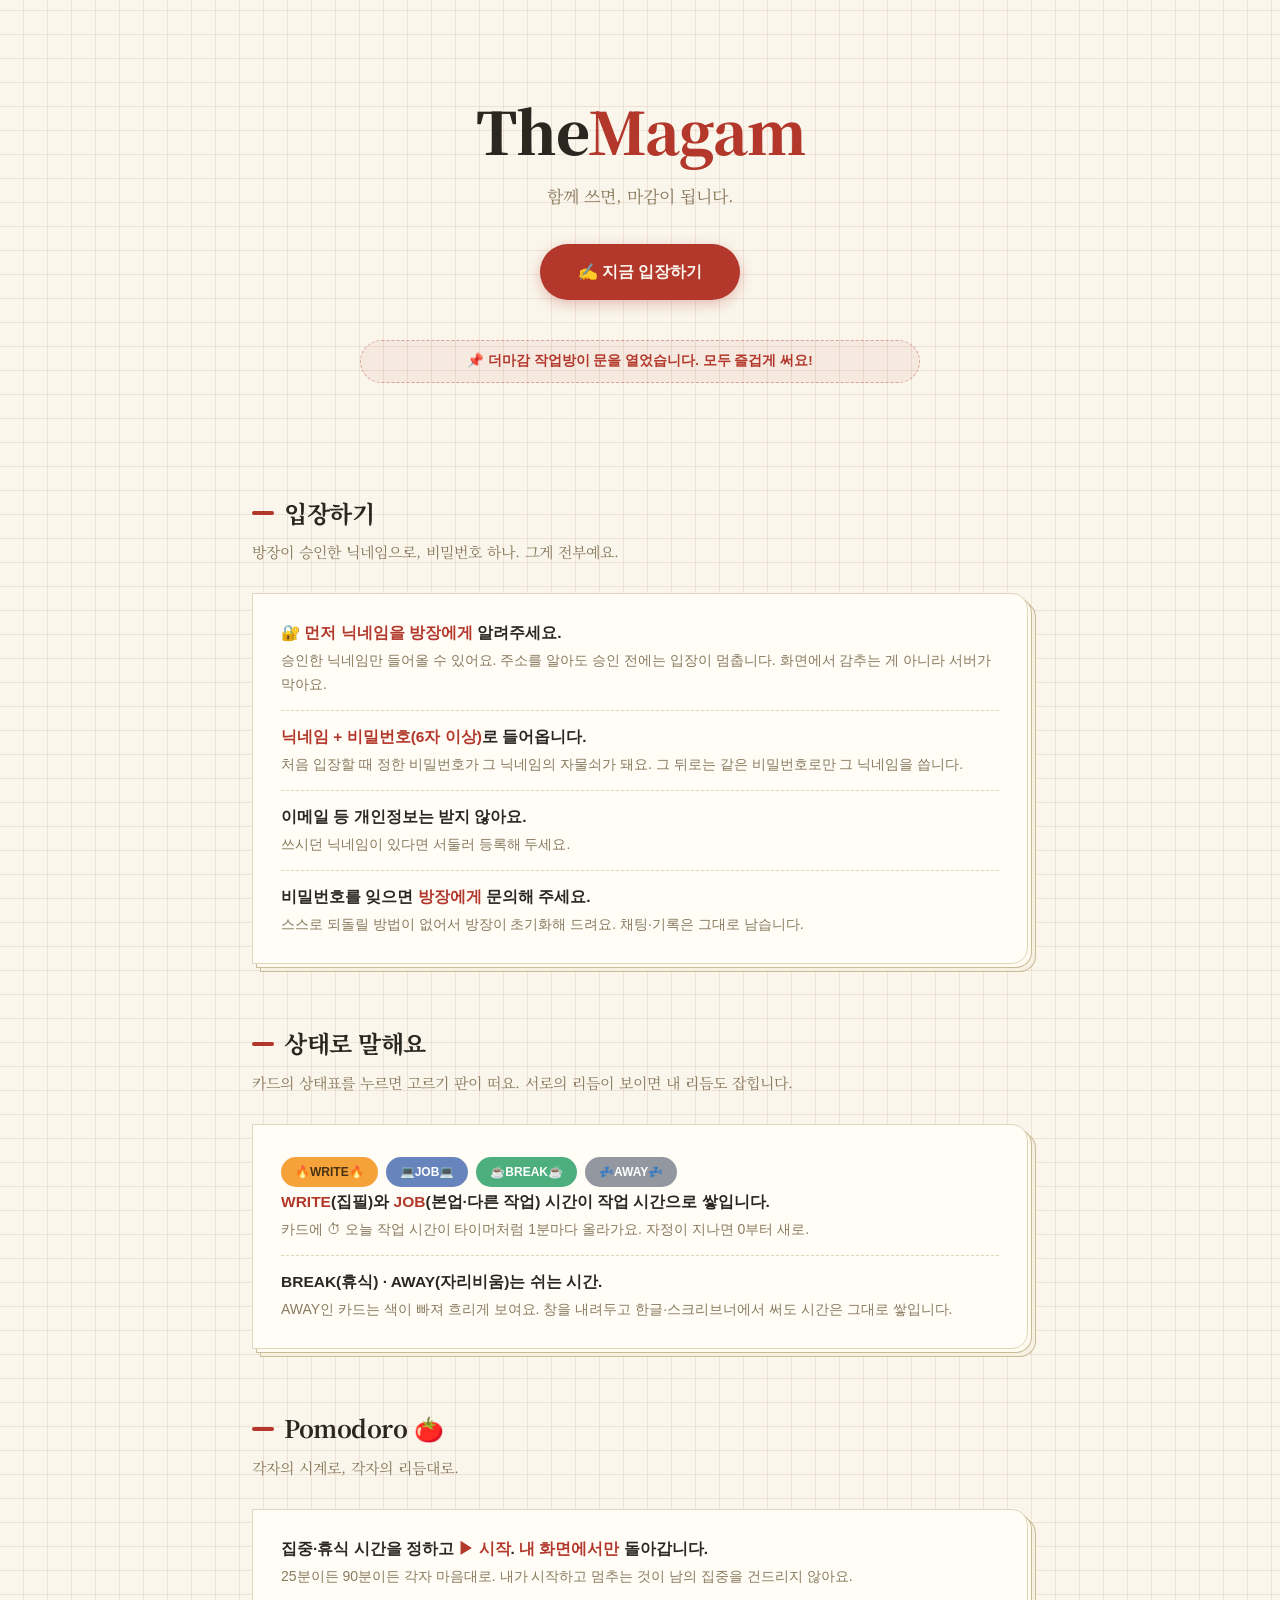
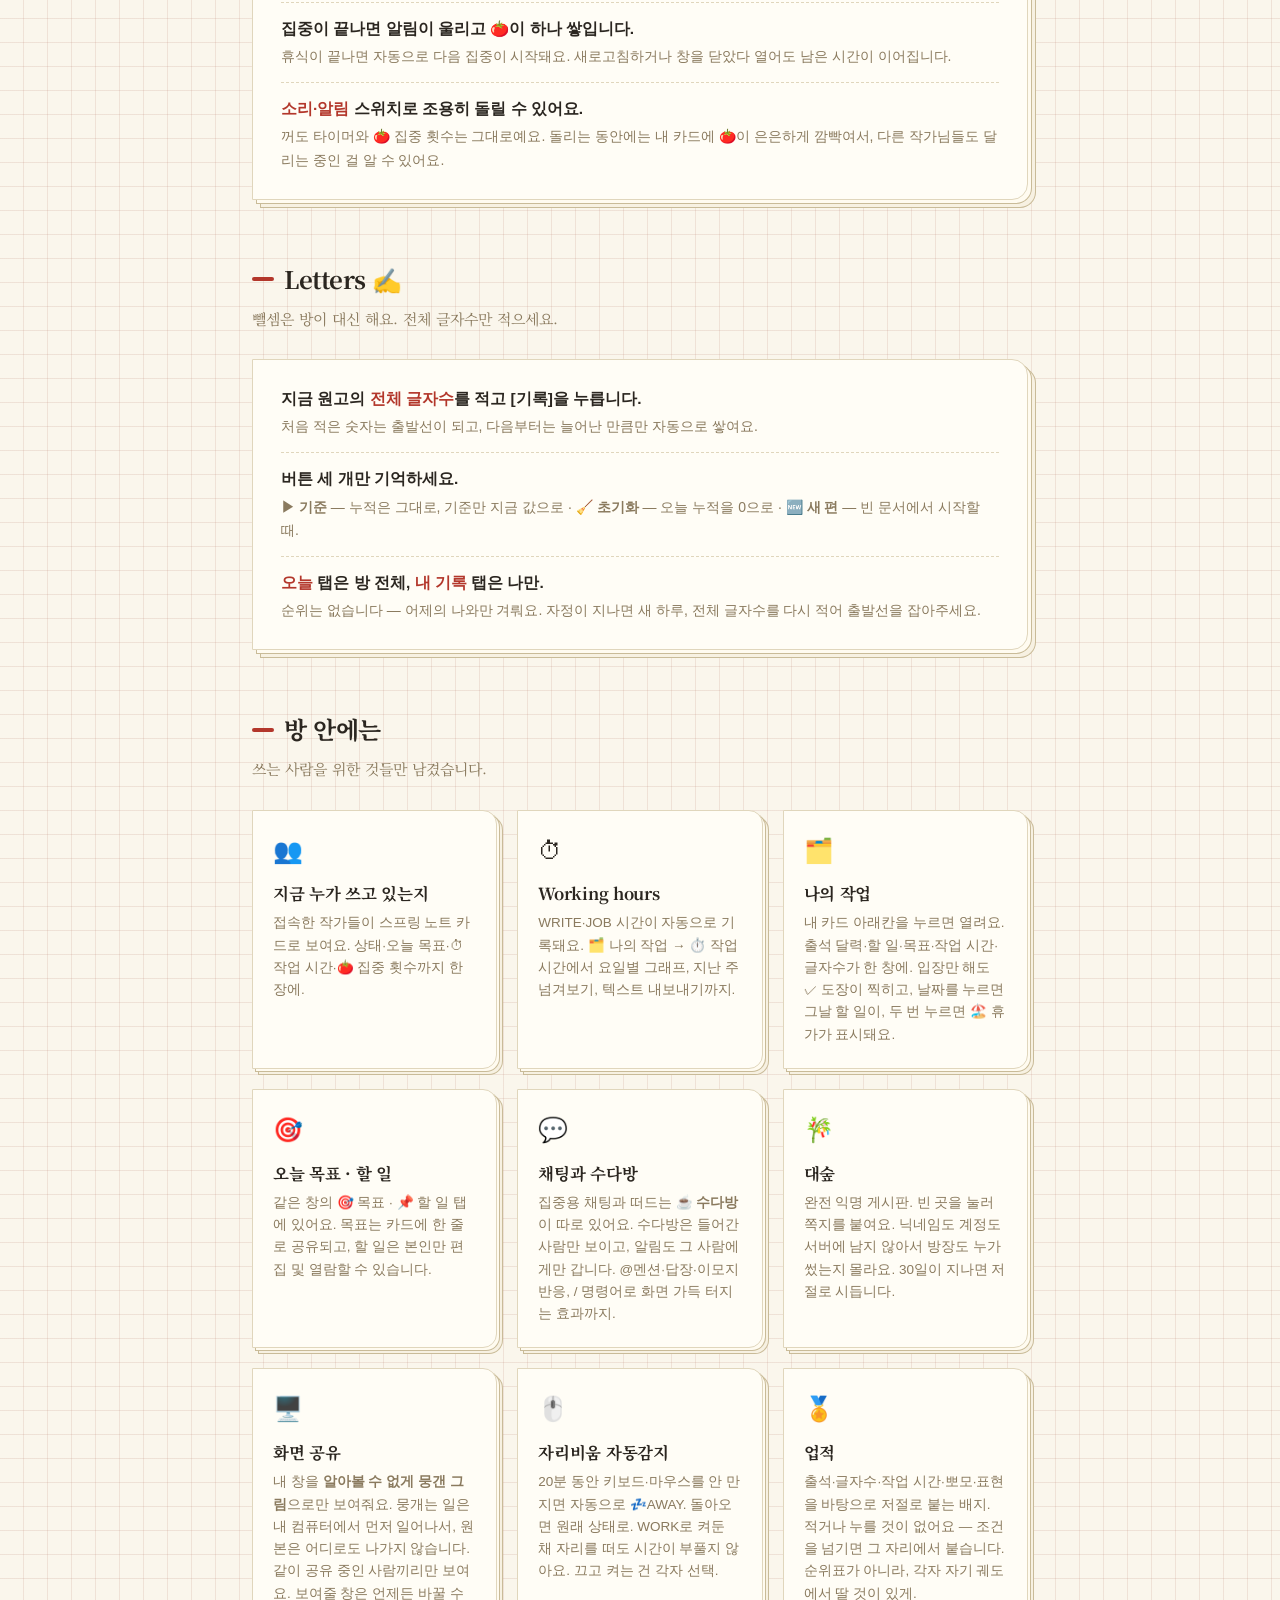
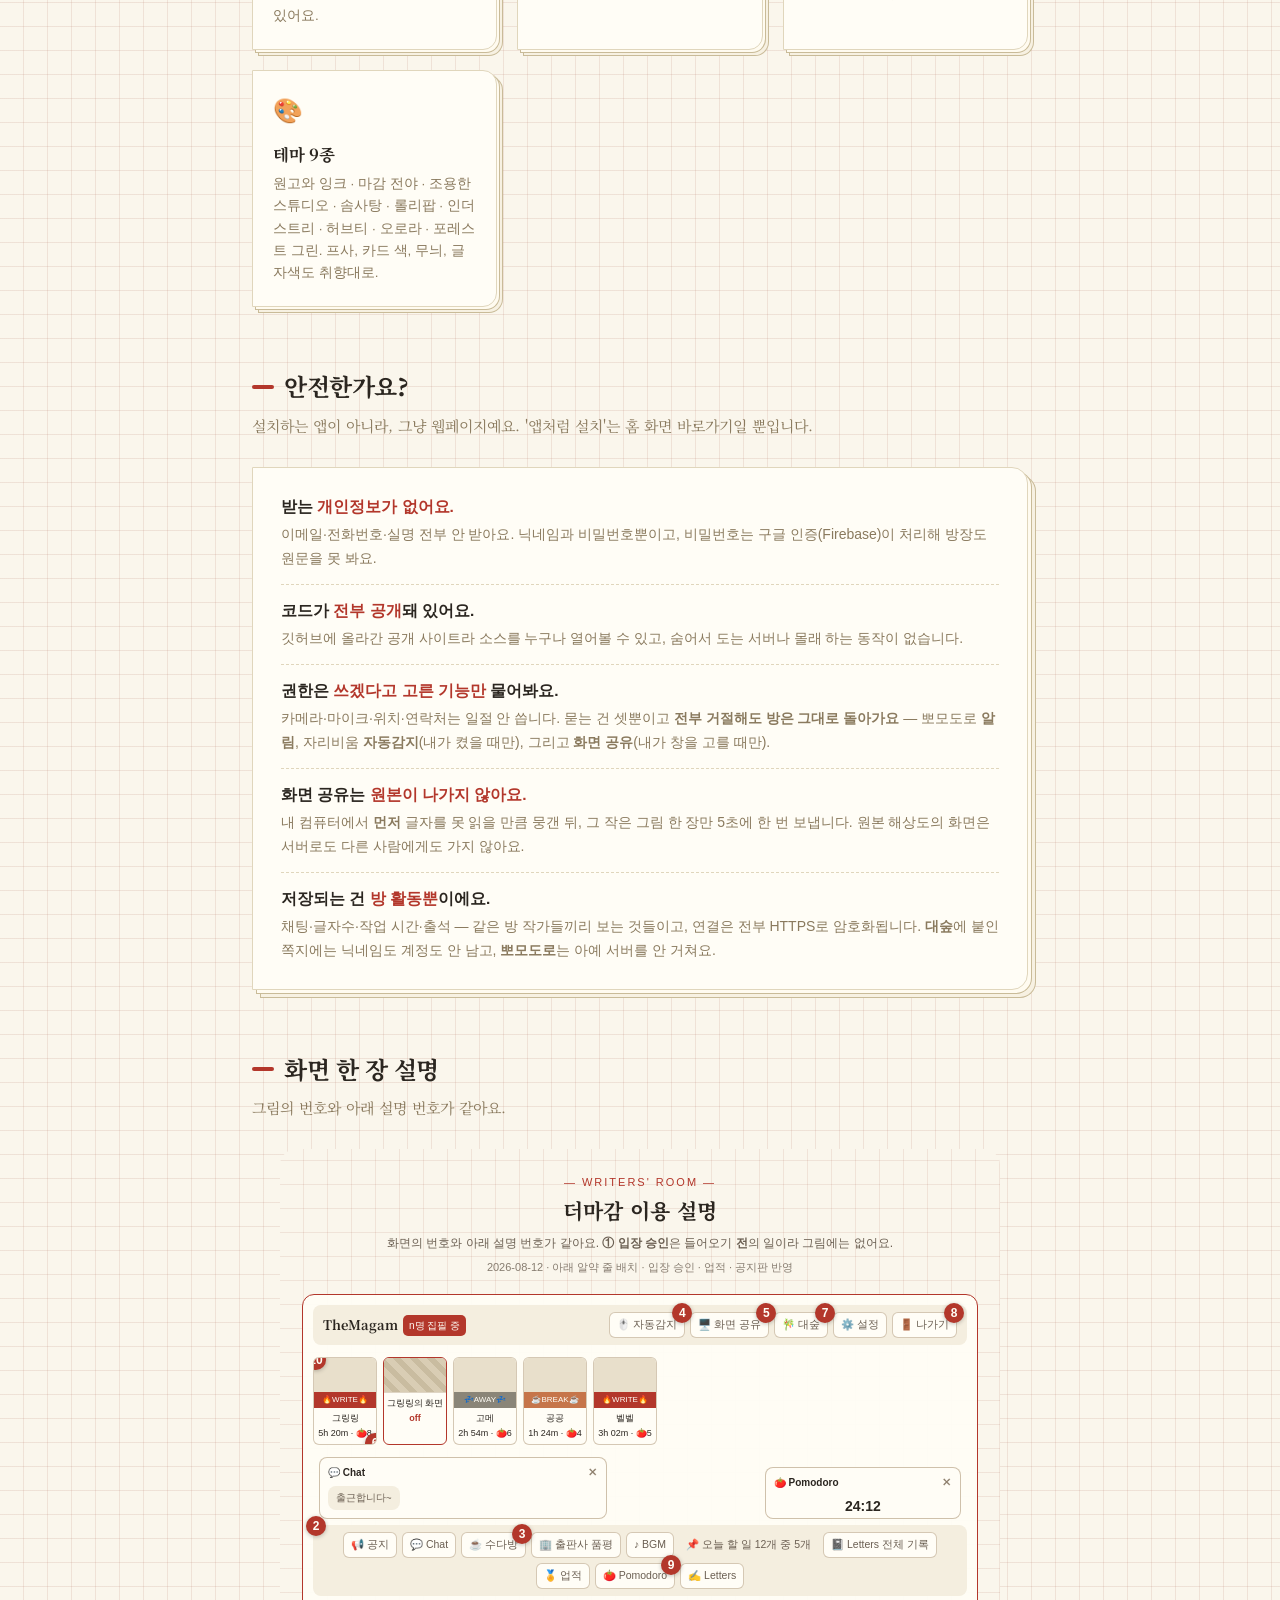
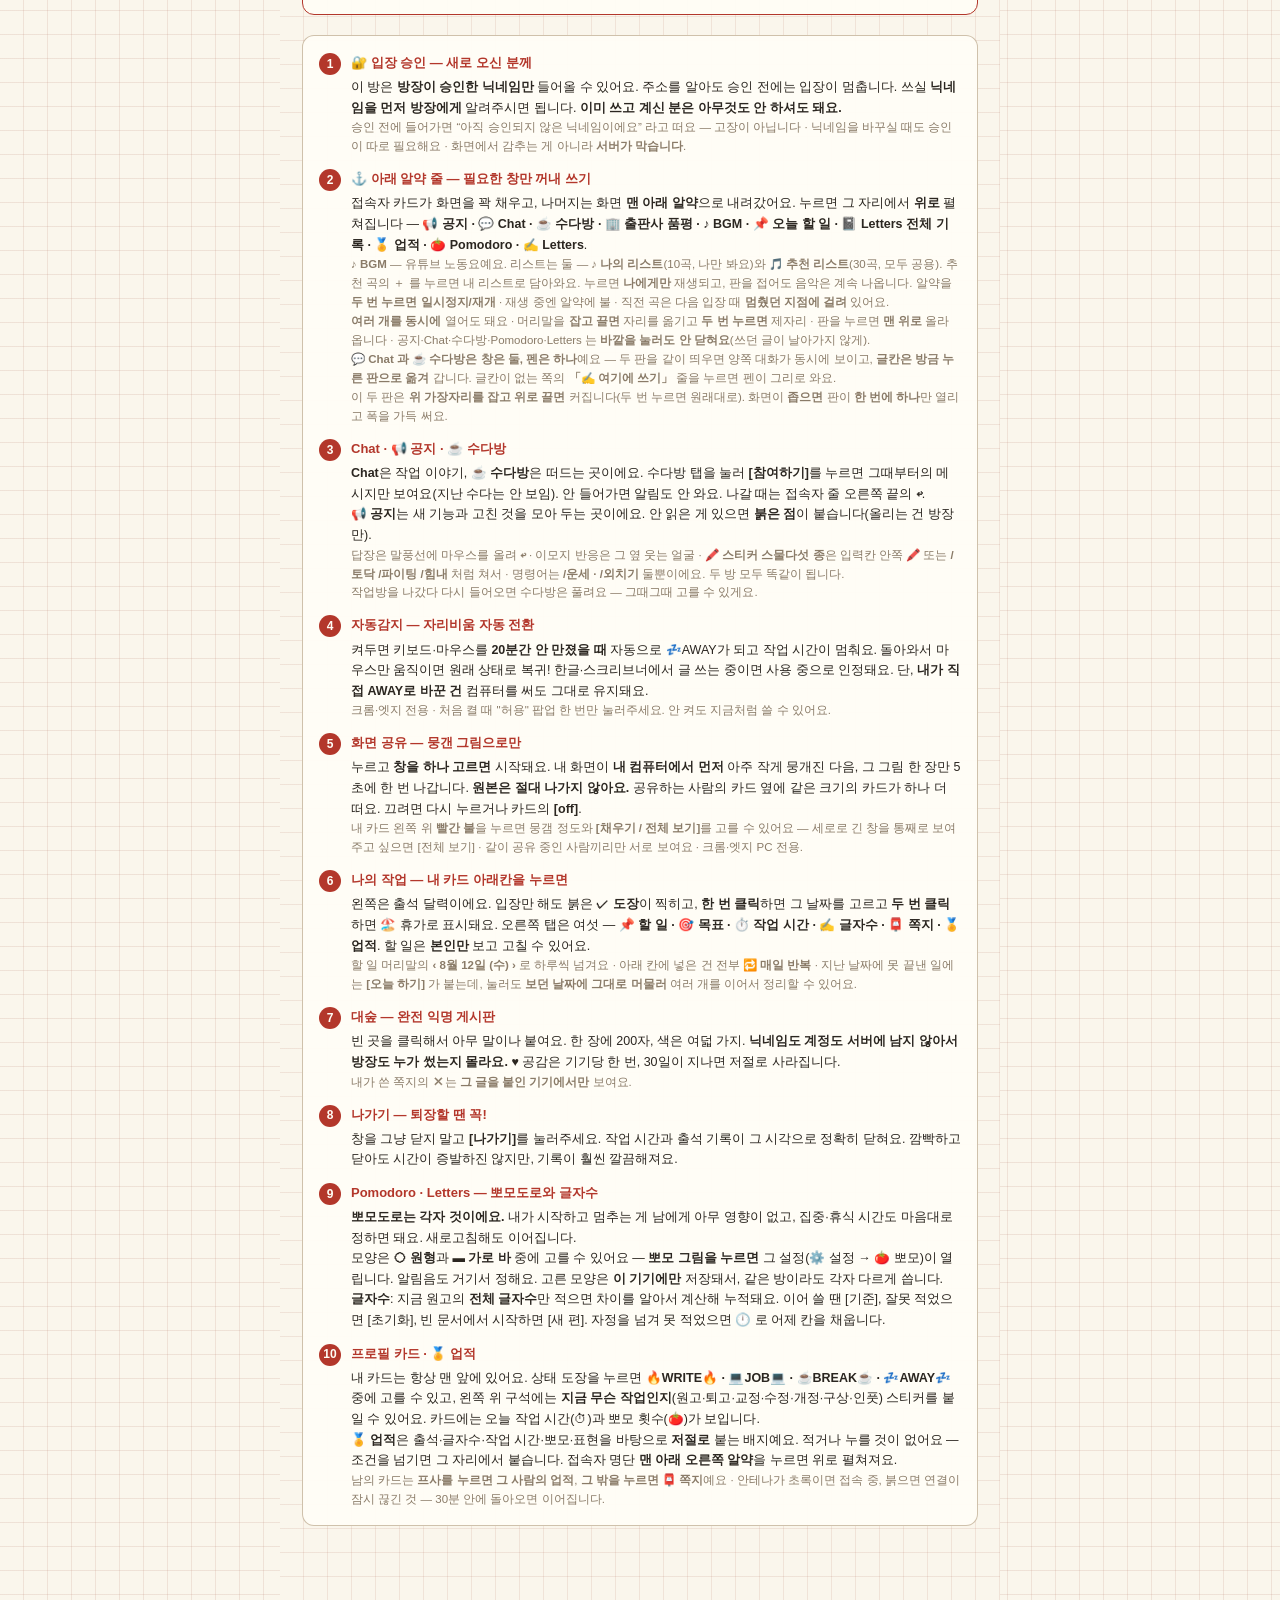
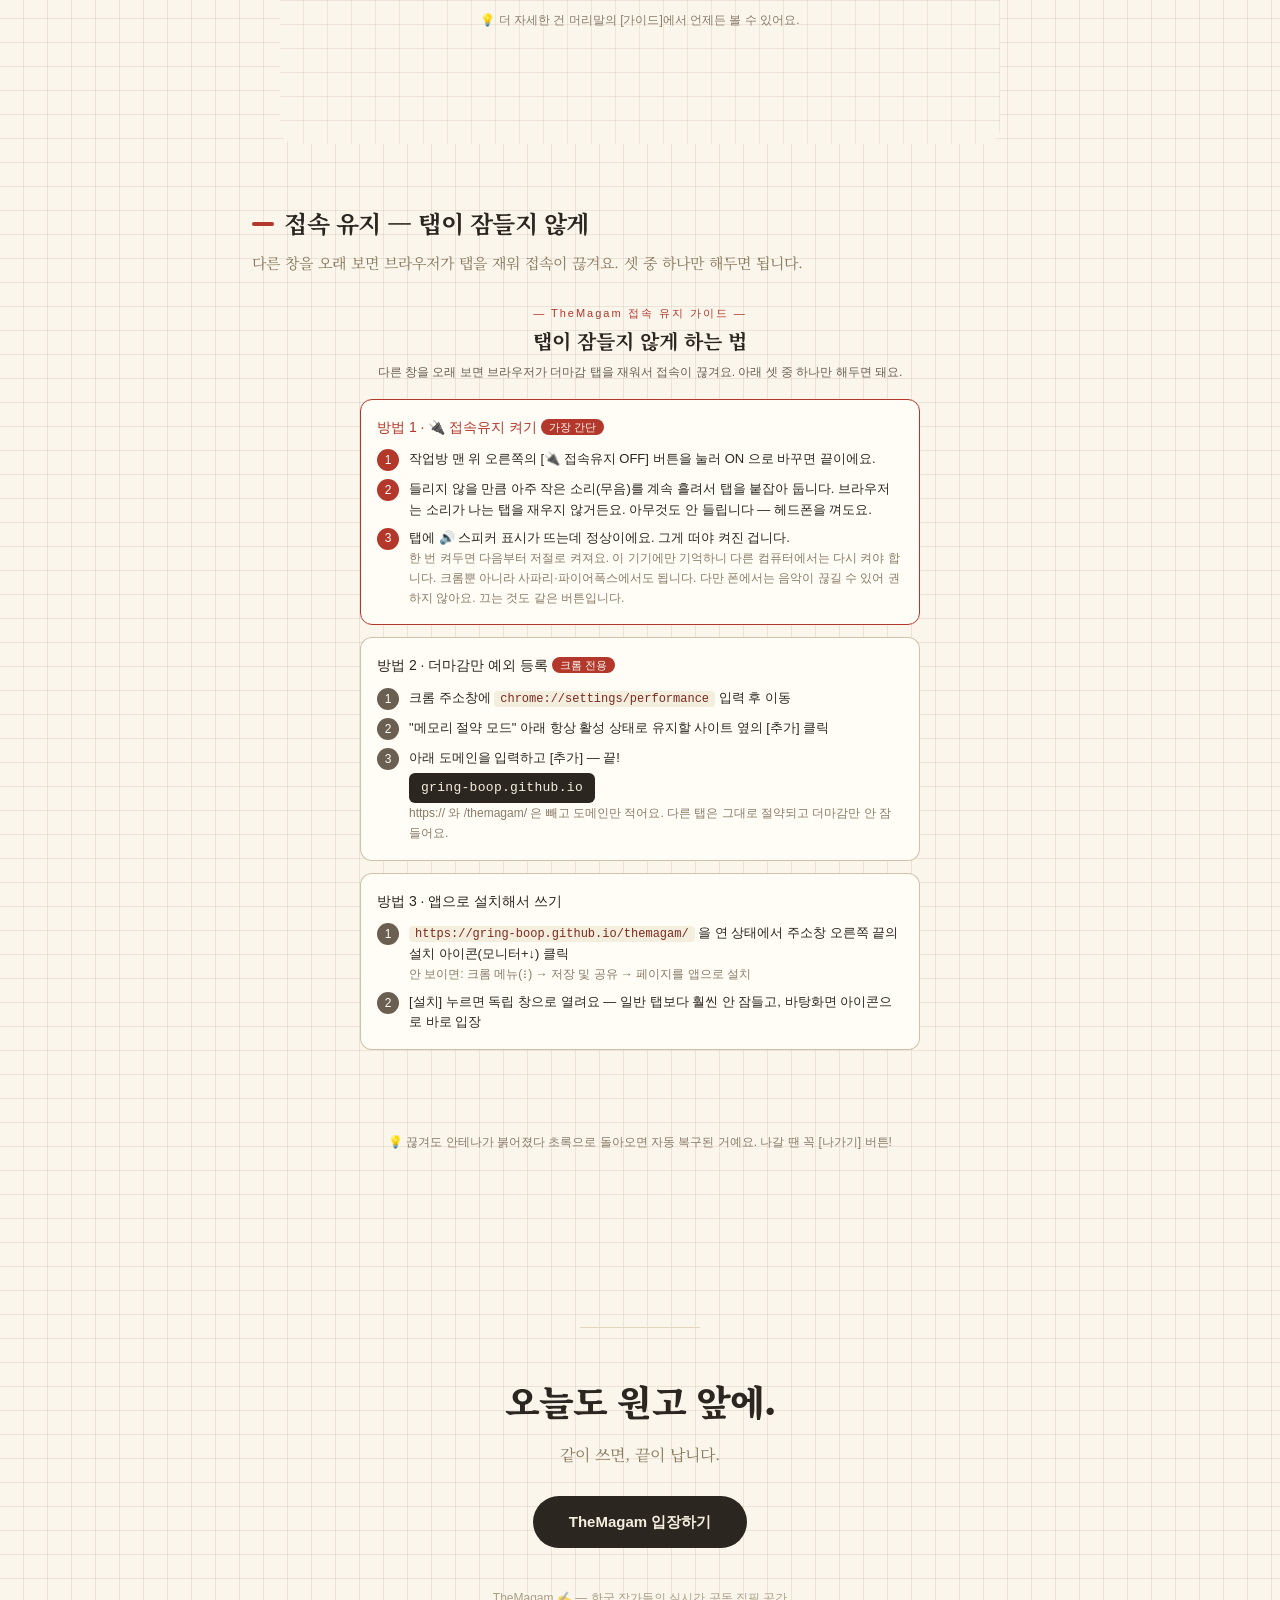
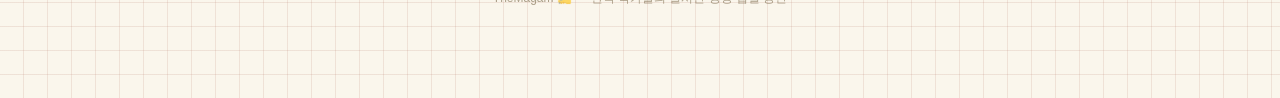
<file: guide.html>
<!DOCTYPE html>
<!-- TheMagam © 그링링 · 무단 복제·재배포 금지 -->
<html lang="ko">
<head>
<meta charset="UTF-8">
<meta name="viewport" content="width=device-width, initial-scale=1.0">
<title>TheMagam — 가이드</title>
<meta name="description" content="TheMagam 작업방 가이드 — 함께 쓰면, 마감이 됩니다.">
<link rel="preconnect" href="https://fonts.gstatic.com" crossorigin>
<link href="https://fonts.googleapis.com/css2?family=Noto+Serif+KR:wght@400;600;700;900&display=swap" rel="stylesheet">
<style>
  :root{
    --paper:#FAF6EC; --card:#FFFDF6; --line:#E0D6BC;
    --ink:#2B2620; --muted:#8A7A5E; --red:#B3372B;
    --serif:"Noto Serif KR",serif;
    --sans:-apple-system,BlinkMacSystemFont,"Pretendard","Apple SD Gothic Neo","Noto Sans KR",sans-serif;
  }
  *{margin:0;padding:0;box-sizing:border-box;}
  body{
    font-family:var(--sans);color:var(--ink);background:var(--paper);
    background-image:
      repeating-linear-gradient(90deg,transparent 0 23px,rgba(163,88,70,.13) 23px 24px),
      repeating-linear-gradient(0deg,transparent 0 23px,rgba(163,88,70,.13) 23px 24px);
    line-height:1.7;
  }
  .wrap{max-width:820px;margin:0 auto;padding:0 22px;}

  /* ── 히어로 ── */
  .hero{padding:96px 0 66px;text-align:center;}   /* 아래 여백 110→66px (60%) */
  .hero .stamp{
    display:inline-block;font-family:var(--serif);font-weight:700;font-size:13px;
    color:var(--paper);background:var(--red);padding:4px 14px;border-radius:4px;
    letter-spacing:4px;margin-bottom:22px;
  }
  .hero h1{
    font-family:var(--serif);font-weight:900;font-size:clamp(38px,7vw,58px);
    letter-spacing:-1px;line-height:1.2;
  }
  .hero h1 em{font-style:normal;color:var(--red);}
  .hero .tag{
    margin-top:16px;font-family:var(--serif);font-size:17px;color:var(--muted);
  }
  .hero .cta{
    display:inline-block;margin-top:34px;background:var(--red);color:#FAF6EC;
    font-weight:800;font-size:16px;padding:14px 38px;border-radius:999px;
    text-decoration:none;box-shadow:0 4px 14px rgba(179,55,43,.3);
    transition:transform .15s ease;
  }
  .hero .cta:hover{transform:translateY(-2px);}
  .notice{
    max-width:560px;margin:40px auto 0;background:rgba(179,55,43,.06);
    border:1px dashed rgba(179,55,43,.4);border-radius:999px;
    padding:9px 22px;font-size:13.5px;color:var(--red);font-weight:600;
  }

  /* ── 섹션 공통 ── */
  /* [고침] .wrap(클래스)이 section(요소)보다 우선이라 위아래 여백이 0으로 덮였었음.
     같은 무게(section.wrap)로 지정해 좌우 22px까지 한 번에. */
  section.wrap{padding:44px 22px 15px;}
  .h2{
    display:flex;align-items:center;gap:10px;
    font-family:var(--serif);font-weight:700;font-size:24px;letter-spacing:-0.5px;
    margin-bottom:6px;
  }
  .h2::before{content:"";width:22px;height:4px;border-radius:2px;background:var(--red);}
  .lead{font-size:15px;color:var(--muted);margin-bottom:28px;font-family:var(--serif);}

  /* 낱장 카드 */
  .sheet{
    background:var(--card);border:1px solid var(--line);border-radius:0 16px 16px 0;
    padding:26px 28px;
    box-shadow:4px 4px 0 -1px #FFFBF0,4px 4px 0 0 #C9BB98,8px 8px 0 -1px #F7F1E2,8px 8px 0 0 #C9BB98;
  }
  .sheet + .sheet{margin-top:26px;}
  dl.steps div{padding:13px 0;border-bottom:1px dashed var(--line);}
  dl.steps div:last-child{border-bottom:none;padding-bottom:0;}
  dl.steps div:first-child{padding-top:0;}
  dl.steps dt{font-weight:800;font-size:15.5px;}
  dl.steps dt b{color:var(--red);}
  dl.steps dd{font-size:14px;color:var(--muted);margin-top:3px;}

  /* 상태 알약 */
  .pills{display:flex;flex-wrap:wrap;gap:8px;margin:6px 0 2px;}
  .pill{font-size:12px;font-weight:800;padding:5px 14px;border-radius:999px;color:#fff;opacity:.92;}
  .p-write{background:#F59B2C;color:#3A2200;}
  .p-job{background:#5B7BB8;}
  .p-break{background:#3FA974;}
  .p-away{background:#8A8F98;}

  /* 기능 그리드 */
  .grid{display:grid;grid-template-columns:repeat(auto-fit,minmax(230px,1fr));gap:20px;}
  .feat{
    background:var(--card);border:1px solid var(--line);border-radius:0 14px 14px 0;
    padding:20px 20px 22px;
    box-shadow:3px 3px 0 -1px #FFFBF0,3px 3px 0 0 #C9BB98,6px 6px 0 -1px #F7F1E2,6px 6px 0 0 #C9BB98;
  }
  .feat .ico{font-size:24px;}
  .feat h3{font-family:var(--serif);font-weight:700;font-size:16.5px;margin:8px 0 5px;letter-spacing:-0.3px;}
  .feat p{font-size:13.5px;color:var(--muted);line-height:1.65;}

  /* 푸터 CTA */
  .foot{padding:70px 0 90px;text-align:center;}
  .foot .rule{width:120px;height:1px;background:var(--line);margin:0 auto 42px;}
  .foot h2{font-family:var(--serif);font-weight:900;font-size:clamp(26px,5vw,36px);letter-spacing:-0.8px;}
  .foot p{margin-top:10px;color:var(--muted);font-family:var(--serif);}
  .foot .cta{
    display:inline-block;margin-top:28px;background:var(--ink);color:#F5EFDF;
    font-weight:800;font-size:15px;padding:13px 36px;border-radius:999px;text-decoration:none;
  }
  .foot small{display:block;margin-top:40px;font-size:12px;color:var(--muted);opacity:.7;}

/* ═══ [통합 2026-08-12] 한 장 설명 (옛 manual.html) — #onepage 안에서만 ═══ */
#onepage .paper{ background:#FAF6EC;
    background-image:repeating-linear-gradient(90deg,transparent 0 23px,rgba(163,88,70,.12) 23px 24px),repeating-linear-gradient(0deg,transparent 0 23px,rgba(163,88,70,.12) 23px 24px);
    border-radius:16px; padding:24px 22px; max-width:720px; width:100%; }
#onepage .head{ text-align:center; margin-bottom:18px; }
#onepage .eyebrow{ font-size:11px; color:#B3372B; letter-spacing:2px; font-weight:500; }
#onepage .title{ font-family:'Noto Serif KR',serif; font-size:21px; font-weight:700; color:#2B2620; margin-top:2px; }
#onepage .sub{ font-size:12px; color:#6B5F52; margin-top:4px; }
#onepage /* ── 화면 미니어처 ── */
  .screen{ background:rgba(255,253,246,.96); border:1.5px solid #B3372B; border-radius:12px; padding:10px; margin-bottom:20px; }
#onepage .topbar{ display:flex; align-items:center; flex-wrap:wrap; row-gap:9px; gap:5px; background:#F4EEDF; border-radius:8px; padding:7px 10px; margin-bottom:8px; font-size:11px; color:#6B5F52; }
#onepage .brand{ font-family:'Noto Serif KR',serif; font-weight:700; color:#2B2620; font-size:13px; }
#onepage .redpill{ background:#B3372B; color:#FFFDF6; border-radius:5px; padding:2px 6px; font-size:10px; }
#onepage .tool{ background:#FFFDF6; border:1px solid rgba(150,120,80,.4); border-radius:6px; padding:3px 7px; font-size:10.5px; white-space:nowrap; position:relative; }
#onepage .cols{ display:flex; gap:8px; }
#onepage .panel{ background:#FFFDF6; border:1px solid rgba(150,120,80,.35); border-radius:8px; padding:8px; position:relative; min-height:150px; }
#onepage .p-chat{ flex:0 0 27%; }
#onepage .p-cards{ flex:1; display:flex; flex-wrap:wrap; gap:6px; align-content:flex-start; align-items:stretch; }
#onepage .p-right{ flex:0 0 27%; display:flex; flex-direction:column; gap:8px; min-height:0; }
#onepage .p-title{ font-size:11px; font-weight:500; color:#2B2620; margin-bottom:6px; }
#onepage .bubble{ background:#F4EEDF; border-radius:8px; padding:4px 8px; font-size:10px; color:#6B5F52; margin-bottom:4px; width:fit-content; }
#onepage .card{ width:64px; border:1px solid rgba(150,120,80,.4); border-radius:6px; overflow:hidden; font-size:9px; text-align:center; background:#FFFDF6; position:relative; }
#onepage .card .ph{ height:34px; background:#E8DFCB; }
#onepage .card .st{ background:#B3372B; color:#FFFDF6; font-size:8px; padding:1px 0; }
#onepage .card .nm{ padding:3px 2px; color:#2B2620; }
#onepage .mini{ background:#FFFDF6; border:1px solid rgba(150,120,80,.35); border-radius:8px; padding:8px; position:relative; flex:1; }
#onepage .num{ position:absolute; width:20px; height:20px; border-radius:50%; background:#B3372B; color:#FFFDF6; font-size:12px; font-weight:700; display:flex; align-items:center; justify-content:center; box-shadow:0 1px 4px rgba(0,0,0,.25); z-index:2; }
#onepage /* ── 설명 목록 ── */
  .desc{ background:rgba(255,253,246,.96); border:1px solid rgba(150,120,80,.45); border-radius:12px; padding:16px; }
#onepage .item{ display:flex; gap:10px; margin-bottom:12px; }
#onepage .item:last-child{ margin-bottom:0; }
#onepage .dnum{ flex:0 0 22px; height:22px; border-radius:50%; background:#B3372B; color:#FFFDF6; font-size:12px; font-weight:700; display:flex; align-items:center; justify-content:center; margin-top:1px; }
#onepage .item h4{ margin:0 0 3px; font-size:13px; font-weight:600; color:#B3372B; }
#onepage .item p{ margin:0; font-size:12.5px; color:#2B2620; line-height:1.65; }
#onepage .item .tip{ color:#8A7B68; font-size:11.5px; }
#onepage b{ font-weight:600; }
#onepage .foot{ text-align:center; font-size:12px; color:#8A7B68; margin-top:14px; }
#onepage .paper{ margin:0 auto; box-shadow:none; }
/* ═══ [통합 2026-08-12] 접속 유지 (옛 접속유지_가이드.html) — #alive 안에서만 ═══ */
#alive .paper{ background:#FAF6EC;
    background-image:repeating-linear-gradient(90deg,transparent 0 23px,rgba(163,88,70,.12) 23px 24px),repeating-linear-gradient(0deg,transparent 0 23px,rgba(163,88,70,.12) 23px 24px);
    border-radius:16px; padding:22px 20px; max-width:640px; width:100%; }
#alive .head{ text-align:center; margin-bottom:16px; }
#alive .eyebrow{ font-size:11px; color:#B3372B; letter-spacing:2px; font-weight:500; }
#alive .title{ font-family:'Noto Serif KR',serif; font-size:20px; font-weight:700; color:#2B2620; margin-top:2px; }
#alive .sub{ font-size:12px; color:#6B5F52; margin-top:4px; }
#alive .card{ background:rgba(255,253,246,.96); border-radius:12px; padding:16px; margin-bottom:12px; }
#alive .card.red{ border:1.5px solid #B3372B; }
#alive .card.plain{ border:1px solid rgba(150,120,80,.45); }
#alive .card-t{ font-size:14px; font-weight:500; margin-bottom:10px; }
#alive .card.red .card-t{ color:#B3372B; }
#alive .badge{ font-size:11px; color:#FFFDF6; background:#B3372B; border-radius:99px; padding:2px 8px; vertical-align:1px; }
#alive .step{ display:flex; gap:10px; margin-bottom:8px; }
#alive .num{ flex:0 0 22px; height:22px; border-radius:50%; color:#FFFDF6; font-size:12px; display:flex; align-items:center; justify-content:center; }
#alive .red .num{ background:#B3372B; }
#alive .plain .num{ background:#6B5F52; }
#alive .step div:last-child{ font-size:13px; color:#2B2620; line-height:1.55; }
#alive code{ font-family:ui-monospace,Menlo,monospace; background:#F4EEDF; border-radius:4px; padding:1px 6px; font-size:12px; color:#7A2A1E; }
#alive .domain{ display:inline-block; margin-top:5px; font-family:ui-monospace,Menlo,monospace; background:#2B2620; color:#F5EFDF; border-radius:6px; padding:5px 12px; font-size:13px; letter-spacing:.3px; }
#alive .hint{ font-size:12px; color:#8A7B68; }
#alive .foot{ text-align:center; font-size:12px; color:#8A7B68; }
#alive b{ font-weight:500; }
#alive .paper{ margin:0 auto; max-width:560px; box-shadow:none; background:transparent; border:none; padding:0; }

</style>
</head>
<body>

<!-- ═══════════ 히어로 ═══════════ -->
<header class="hero wrap">
  <h1>The<em>Magam</em></h1>
  <p class="tag">함께 쓰면, 마감이 됩니다.</p>
  <a class="cta" href="https://gring-boop.github.io/themagam/">✍️ 지금 입장하기</a>
  <div class="notice">📌 더마감 작업방이 문을 열었습니다. 모두 즐겁게 써요!</div>
</header>

<!-- ═══════════ 입장 ═══════════ -->
<section class="wrap">
  <h2 class="h2">입장하기</h2>
  <p class="lead">방장이 승인한 닉네임으로, 비밀번호 하나. 그게 전부예요.</p>
  <div class="sheet">
    <dl class="steps">
      <div>
        <dt><b>🔐 먼저 닉네임을 방장에게</b> 알려주세요.</dt>
        <dd>승인한 닉네임만 들어올 수 있어요. 주소를 알아도 승인 전에는 입장이 멈춥니다.
            화면에서 감추는 게 아니라 서버가 막아요.</dd>
      </div>
      <div>
        <dt><b>닉네임 + 비밀번호(6자 이상)</b>로 들어옵니다.</dt>
        <dd>처음 입장할 때 정한 비밀번호가 그 닉네임의 자물쇠가 돼요. 그 뒤로는 같은 비밀번호로만 그 닉네임을 씁니다.</dd>
      </div>
      <div>
        <dt>이메일 등 개인정보는 받지 않아요.</dt>
        <dd>쓰시던 닉네임이 있다면 서둘러 등록해 두세요.</dd>
      </div>
      <div>
        <dt>비밀번호를 잊으면 <b>방장에게</b> 문의해 주세요.</dt>
        <dd>스스로 되돌릴 방법이 없어서 방장이 초기화해 드려요. 채팅·기록은 그대로 남습니다.</dd>
      </div>
    </dl>
  </div>
</section>

<!-- ═══════════ 상태 ═══════════ -->
<section class="wrap">
  <h2 class="h2">상태로 말해요</h2>
  <p class="lead">카드의 상태표를 누르면 고르기 판이 떠요. 서로의 리듬이 보이면 내 리듬도 잡힙니다.</p>
  <div class="sheet">
    <div class="pills">
      <span class="pill p-write">🔥WRITE🔥</span>
      <span class="pill p-job">💻JOB💻</span>
      <span class="pill p-break">☕BREAK☕</span>
      <span class="pill p-away">💤AWAY💤</span>
    </div>
    <dl class="steps">
      <div>
        <dt><b>WRITE</b>(집필)와 <b>JOB</b>(본업·다른 작업) 시간이 작업 시간으로 쌓입니다.</dt>
        <dd>카드에 ⏱ 오늘 작업 시간이 타이머처럼 1분마다 올라가요. 자정이 지나면 0부터 새로.</dd>
      </div>
      <div>
        <dt>BREAK(휴식) · AWAY(자리비움)는 쉬는 시간.</dt>
        <dd>AWAY인 카드는 색이 빠져 흐리게 보여요. 창을 내려두고 한글·스크리브너에서 써도 시간은 그대로 쌓입니다.</dd>
      </div>
    </dl>
  </div>
</section>

<!-- ═══════════ 뽀모도로 ═══════════ -->
<section class="wrap">
  <h2 class="h2">Pomodoro 🍅</h2>
  <p class="lead">각자의 시계로, 각자의 리듬대로.</p>
  <div class="sheet">
    <dl class="steps">
      <div>
        <dt>집중·휴식 시간을 정하고 <b>▶ 시작</b>. <b>내 화면에서만</b> 돌아갑니다.</dt>
        <dd>25분이든 90분이든 각자 마음대로. 내가 시작하고 멈추는 것이 남의 집중을 건드리지 않아요.</dd>
      </div>
      <div>
        <dt>집중이 끝나면 알림이 울리고 🍅이 하나 쌓입니다.</dt>
        <dd>휴식이 끝나면 자동으로 다음 집중이 시작돼요. 새로고침하거나 창을 닫았다 열어도 남은 시간이 이어집니다.</dd>
      </div>
      <div>
        <dt><b>소리·알림</b> 스위치로 조용히 돌릴 수 있어요.</dt>
        <dd>꺼도 타이머와 🍅 집중 횟수는 그대로예요. 돌리는 동안에는 내 카드에 🍅이 은은하게 깜빡여서, 다른 작가님들도 달리는 중인 걸 알 수 있어요.</dd>
      </div>
    </dl>
  </div>
</section>

<!-- ═══════════ 글자수 ═══════════ -->
<section class="wrap">
  <h2 class="h2">Letters ✍️</h2>
  <p class="lead">뺄셈은 방이 대신 해요. 전체 글자수만 적으세요.</p>
  <div class="sheet">
    <dl class="steps">
      <div>
        <dt>지금 원고의 <b>전체 글자수</b>를 적고 [기록]을 누릅니다.</dt>
        <dd>처음 적은 숫자는 출발선이 되고, 다음부터는 늘어난 만큼만 자동으로 쌓여요.</dd>
      </div>
      <div>
        <dt>버튼 세 개만 기억하세요.</dt>
        <dd><b>▶ 기준</b> — 누적은 그대로, 기준만 지금 값으로 · <b>🧹 초기화</b> — 오늘 누적을 0으로 · <b>🆕 새 편</b> — 빈 문서에서 시작할 때.</dd>
      </div>
      <div>
        <dt><b>오늘</b> 탭은 방 전체, <b>내 기록</b> 탭은 나만.</dt>
        <dd>순위는 없습니다 — 어제의 나와만 겨뤄요. 자정이 지나면 새 하루, 전체 글자수를 다시 적어 출발선을 잡아주세요.</dd>
      </div>
    </dl>
  </div>
</section>

<!-- ═══════════ 기능 그리드 ═══════════ -->
<section class="wrap">
  <h2 class="h2">방 안에는</h2>
  <p class="lead">쓰는 사람을 위한 것들만 남겼습니다.</p>
  <div class="grid">
    <div class="feat"><span class="ico">👥</span>
      <h3>지금 누가 쓰고 있는지</h3>
      <p>접속한 작가들이 스프링 노트 카드로 보여요. 상태·오늘 목표·⏱ 작업 시간·🍅 집중 횟수까지 한 장에.</p>
    </div>
    <div class="feat"><span class="ico">⏱</span>
      <h3>Working hours</h3>
      <p>WRITE·JOB 시간이 자동으로 기록돼요. 🗂️ 나의 작업 → ⏱️ 작업 시간에서 요일별 그래프, 지난 주 넘겨보기, 텍스트 내보내기까지.</p>
    </div>
    <div class="feat"><span class="ico">🗂️</span>
      <h3>나의 작업</h3>
      <p>내 카드 아래칸을 누르면 열려요. 출석 달력·할 일·목표·작업 시간·글자수가 한 창에. 입장만 해도 ✓ 도장이 찍히고, 날짜를 누르면 그날 할 일이, 두 번 누르면 🏖️ 휴가가 표시돼요.</p>
    </div>
    <div class="feat"><span class="ico">🎯</span>
      <h3>오늘 목표 · 할 일</h3>
      <p>같은 창의 🎯 목표 · 📌 할 일 탭에 있어요. 목표는 카드에 한 줄로 공유되고, 할 일은 본인만 편집 및 열람할 수 있습니다.</p>
    </div>
    <div class="feat"><span class="ico">💬</span>
      <h3>채팅과 수다방</h3>
      <p>집중용 채팅과 떠드는 <b>☕ 수다방</b>이 따로 있어요. 수다방은 들어간 사람만 보이고, 알림도 그 사람에게만 갑니다. @멘션·답장·이모지 반응, / 명령어로 화면 가득 터지는 효과까지.</p>
    </div>
    <div class="feat"><span class="ico">🎋</span>
      <h3>대숲</h3>
      <p>완전 익명 게시판. 빈 곳을 눌러 쪽지를 붙여요. 닉네임도 계정도 서버에 남지 않아서 방장도 누가 썼는지 몰라요. 30일이 지나면 저절로 시듭니다.</p>
    </div>
    <div class="feat"><span class="ico">🖥️</span>
      <h3>화면 공유</h3>
      <p>내 창을 <b>알아볼 수 없게 뭉갠 그림</b>으로만 보여줘요. 뭉개는 일은 내 컴퓨터에서 먼저 일어나서, 원본은 어디로도 나가지 않습니다. 같이 공유 중인 사람끼리만 보여요. 보여줄 창은 언제든 바꿀 수 있어요.</p>
    </div>
    <div class="feat"><span class="ico">🖱️</span>
      <h3>자리비움 자동감지</h3>
      <p>20분 동안 키보드·마우스를 안 만지면 자동으로 💤AWAY. 돌아오면 원래 상태로. WORK로 켜둔 채 자리를 떠도 시간이 부풀지 않아요. 끄고 켜는 건 각자 선택.</p>
    </div>
    <div class="feat"><span class="ico">🏅</span>
      <h3>업적</h3>
      <p>출석·글자수·작업 시간·뽀모·표현을 바탕으로 저절로 붙는 배지. 적거나 누를 것이 없어요 —
         조건을 넘기면 그 자리에서 붙습니다. 순위표가 아니라, 각자 자기 궤도에서 딸 것이 있게.</p>
    </div>
    <div class="feat"><span class="ico">🎨</span>
      <h3>테마 9종</h3>
      <p>원고와 잉크 · 마감 전야 · 조용한 스튜디오 · 솜사탕 · 롤리팝 · 인더스트리 · 허브티 · 오로라 · 포레스트 그린. 프사, 카드 색, 무늬, 글자색도 취향대로.</p>
    </div>
  </div>
</section>

<!-- ═══════════ 안전 ═══════════ -->
<section class="wrap">
  <h2 class="h2">안전한가요?</h2>
  <p class="lead">설치하는 앱이 아니라, 그냥 웹페이지예요. '앱처럼 설치'는 홈 화면 바로가기일 뿐입니다.</p>
  <div class="sheet">
    <dl class="steps">
      <div>
        <dt>받는 <b>개인정보가 없어요.</b></dt>
        <dd>이메일·전화번호·실명 전부 안 받아요. 닉네임과 비밀번호뿐이고, 비밀번호는 구글 인증(Firebase)이 처리해 방장도 원문을 못 봐요.</dd>
      </div>
      <div>
        <dt>코드가 <b>전부 공개</b>돼 있어요.</dt>
        <dd>깃허브에 올라간 공개 사이트라 소스를 누구나 열어볼 수 있고, 숨어서 도는 서버나 몰래 하는 동작이 없습니다.</dd>
      </div>
      <div>
        <dt>권한은 <b>쓰겠다고 고른 기능만</b> 물어봐요.</dt>
        <dd>카메라·마이크·위치·연락처는 일절 안 씁니다. 묻는 건 셋뿐이고 <b>전부 거절해도 방은 그대로 돌아가요</b> —
        뽀모도로 <b>알림</b>, 자리비움 <b>자동감지</b>(내가 켰을 때만), 그리고 <b>화면 공유</b>(내가 창을 고를 때만).</dd>
      </div>
      <div>
        <dt>화면 공유는 <b>원본이 나가지 않아요.</b></dt>
        <dd>내 컴퓨터에서 <b>먼저</b> 글자를 못 읽을 만큼 뭉갠 뒤, 그 작은 그림 한 장만 5초에 한 번 보냅니다.
        원본 해상도의 화면은 서버로도 다른 사람에게도 가지 않아요.</dd>
      </div>
      <div>
        <dt>저장되는 건 <b>방 활동뿐</b>이에요.</dt>
        <dd>채팅·글자수·작업 시간·출석 — 같은 방 작가들끼리 보는 것들이고, 연결은 전부 HTTPS로 암호화됩니다.
        <b>대숲</b>에 붙인 쪽지에는 닉네임도 계정도 안 남고, <b>뽀모도로</b>는 아예 서버를 안 거쳐요.</dd>
      </div>
    </dl>
  </div>
</section>


<!-- ═══════════ [통합 2026-08-12] 한 장 설명 — 옛 manual.html ═══════════ -->
<section class="wrap" id="onepage">
  <h2 class="h2">화면 한 장 설명</h2>
  <p class="lead">그림의 번호와 아래 설명 번호가 같아요.</p>
  <div class="paper">
  <div class="head">
    <div class="eyebrow">— WRITERS' ROOM —</div>
    <div class="title">더마감 이용 설명</div>
    <div class="sub">화면의 번호와 아래 설명 번호가 같아요.
      <b>① 입장 승인</b>은 들어오기 <b>전</b>의 일이라 그림에는 없어요.</div>
    <div class="sub" style="font-size:11px; opacity:.8;">2026-08-12 · 아래 알약 줄 배치 · 입장 승인 · 업적 · 공지판 반영</div>
  </div>

  <!-- 화면 미니어처 — 2026-08-12 새 배치(접속자 창 + 아래 알약 줄) -->
  <div class="screen">
    <div class="topbar">
      <span class="brand">TheMagam</span>
      <span class="redpill">n명 집필 중</span>
      <span style="flex:1"></span>
      <span class="tool">🖱️ 자동감지<span class="num" style="top:-10px; right:-8px;">4</span></span>
      <span class="tool">🖥️ 화면 공유<span class="num" style="top:-10px; right:-8px;">5</span></span>
      <span class="tool">🎋 대숲<span class="num" style="top:-10px; right:-8px;">7</span></span>
      <span class="tool">⚙️ 설정</span>
      <span class="tool">🚪 나가기<span class="num" style="top:-10px; right:-8px;">8</span></span>
    </div>

    <!-- 접속자 카드가 화면을 꽉 채웁니다 -->
    <div class="p-cards" style="position:relative; padding:4px 0 8px;">
      <div class="card"><span class="num" style="top:-8px; left:-8px;">10</span><div class="ph"></div><div class="st">🔥WRITE🔥</div><div class="nm" style="position:relative;">그링링<br>5h 20m · 🍅8<span class="num" style="bottom:-9px; right:-9px;">6</span></div></div>
      <div class="card" style="border-color:#B3372B;">
        <div class="ph" style="background:repeating-linear-gradient(45deg,#D9CDB4 0 6px,#C9BCA0 6px 12px);"></div>
        <div class="nm" style="border-top:1px solid rgba(150,120,80,.3);">그링링의 화면 <b style="color:#B3372B;">off</b></div>
      </div>
      <div class="card"><div class="ph"></div><div class="st" style="background:#8A8578;">💤AWAY💤</div><div class="nm">고메<br>2h 54m · 🍅6</div></div>
      <div class="card"><div class="ph"></div><div class="st" style="background:#C6754A;">☕BREAK☕</div><div class="nm">공공<br>1h 24m · 🍅4</div></div>
      <div class="card"><div class="ph"></div><div class="st">🔥WRITE🔥</div><div class="nm">벨벨<br>3h 02m · 🍅5</div></div>
    </div>

    <!-- 알약 판이 위로 펼쳐지는 모습 -->
    <div style="position:relative; height:66px;">
      <div style="position:absolute; left:6px; bottom:0; width:44%; height:62px;
                  background:rgba(255,253,246,.92); border:1px solid rgba(150,120,80,.45);
                  border-radius:8px; padding:6px 8px; font-size:10px; color:#6B5F52;">
        <b style="color:#2B2620;">💬 Chat</b>
        <span style="float:right; color:#8A7B68;">✕</span>
        <div class="bubble" style="margin-top:5px; font-size:9.5px;">출근합니다~</div>
      </div>
      <div style="position:absolute; right:6px; bottom:0; width:30%; height:52px;
                  background:rgba(255,253,246,.92); border:1px solid rgba(150,120,80,.45);
                  border-radius:8px; padding:6px 8px; font-size:10px; color:#6B5F52;">
        <b style="color:#2B2620;">🍅 Pomodoro</b>
        <span style="float:right; color:#8A7B68;">✕</span>
        <div style="text-align:center; font-size:14px; font-weight:700; color:#2B2620; margin-top:4px;">24:12</div>
      </div>
    </div>

    <!-- 알약 줄 -->
    <div class="topbar" style="justify-content:center; position:relative; margin-top:6px;">
      <span class="num" style="top:-9px; left:-7px;">2</span>
      <span class="tool">📢 공지</span>
      <span class="tool">💬 Chat</span>
      <span class="tool">☕ 수다방<span class="num" style="top:-9px; right:-7px;">3</span></span>
      <span class="tool">🏢 출판사 품평</span>
      <span class="tool">♪ BGM</span>
      <span class="tool" style="background:transparent; border:none;">📌 오늘 할 일 12개 중 5개</span>
      <span class="tool">📓 Letters 전체 기록</span>
      <span class="tool">🏅 업적</span>
      <span class="tool">🍅 Pomodoro<span class="num" style="top:-9px; right:-7px;">9</span></span>
      <span class="tool">✍️ Letters</span>
    </div>
  </div>

  <!-- 설명 목록 -->
  <div class="desc">
    <div class="item"><div class="dnum">1</div><div>
      <h4>🔐 입장 승인 — 새로 오신 분께</h4>
      <p>이 방은 <b>방장이 승인한 닉네임만</b> 들어올 수 있어요. 주소를 알아도 승인 전에는 입장이 멈춥니다.
      쓰실 <b>닉네임을 먼저 방장에게</b> 알려주시면 됩니다. <b>이미 쓰고 계신 분은 아무것도 안 하셔도 돼요.</b></p>
      <p class="tip">승인 전에 들어가면 “아직 승인되지 않은 닉네임이에요” 라고 떠요 — 고장이 아닙니다 ·
      닉네임을 바꾸실 때도 승인이 따로 필요해요 · 화면에서 감추는 게 아니라 <b>서버가 막습니다</b>.</p>
    </div></div>
    <div class="item"><div class="dnum">2</div><div>
      <h4>⚓ 아래 알약 줄 — 필요한 창만 꺼내 쓰기</h4>
      <p>접속자 카드가 화면을 꽉 채우고, 나머지는 화면 <b>맨 아래 알약</b>으로 내려갔어요.
      누르면 그 자리에서 <b>위로</b> 펼쳐집니다 —
      <b>📢 공지 · 💬 Chat · ☕ 수다방 · 🏢 출판사 품평 · ♪ BGM · 📌 오늘 할 일 · 📓 Letters 전체 기록 · 🏅 업적 · 🍅 Pomodoro · ✍️ Letters</b>.</p>
      <p class="tip"><b>♪ BGM</b> — 유튜브 노동요예요. 리스트는 둘 —
      <b>♪ 나의 리스트</b>(10곡, 나만 봐요)와 <b>🎵 추천 리스트</b>(30곡, 모두 공용).
      추천 곡의 ＋ 를 누르면 내 리스트로 담아와요. 누르면 <b>나에게만</b> 재생되고,
      판을 접어도 음악은 계속 나옵니다. 알약을 <b>두 번 누르면 일시정지/재개</b> ·
      재생 중엔 알약에 불 · 직전 곡은 다음 입장 때 <b>멈췄던 지점에 걸려</b> 있어요.</p>
      <p class="tip"><b>여러 개를 동시에</b> 열어도 돼요 · 머리말을 <b>잡고 끌면</b> 자리를 옮기고
      <b>두 번 누르면</b> 제자리 · 판을 누르면 <b>맨 위로</b> 올라옵니다 ·
      공지·Chat·수다방·Pomodoro·Letters 는 <b>바깥을 눌러도 안 닫혀요</b>(쓰던 글이 날아가지 않게).</p>
      <p class="tip"><b>💬 Chat 과 ☕ 수다방은 창은 둘, 펜은 하나</b>예요 — 두 판을 같이 띄우면
      양쪽 대화가 동시에 보이고, <b>글칸은 방금 누른 판으로 옮겨</b> 갑니다.
      글칸이 없는 쪽의 <b>「✍️ 여기에 쓰기」</b> 줄을 누르면 펜이 그리로 와요.<br>
      이 두 판은 <b>위 가장자리를 잡고 위로 끌면</b> 커집니다(두 번 누르면 원래대로).
      화면이 <b>좁으면</b> 판이 <b>한 번에 하나</b>만 열리고 폭을 가득 써요.</p>
    </div></div>
    <div class="item"><div class="dnum">3</div><div>
      <h4>Chat · 📢 공지 · ☕ 수다방</h4>
      <p><b>Chat</b>은 작업 이야기, <b>☕ 수다방</b>은 떠드는 곳이에요. 수다방 탭을 눌러 <b>[참여하기]</b>를 누르면
      그때부터의 메시지만 보여요(지난 수다는 안 보임). 안 들어가면 알림도 안 와요.
      나갈 때는 접속자 줄 오른쪽 끝의 <b>↩</b>.</p>
      <p><b>📢 공지</b>는 새 기능과 고친 것을 모아 두는 곳이에요. 안 읽은 게 있으면 <b>붉은 점</b>이 붙습니다(올리는 건 방장만).</p>
      <p class="tip">답장은 말풍선에 마우스를 올려 <b>↩</b> · 이모지 반응은 그 옆 웃는 얼굴 ·
      <b>🖍️ 스티커 스물다섯 종</b>은 입력칸 안쪽 🖍️ 또는 <b>/토닥 /파이팅 /힘내</b> 처럼 쳐서 ·
      명령어는 <b>/운세 · /외치기</b> 둘뿐이에요. 두 방 모두 똑같이 됩니다.</p>
      <p class="tip">작업방을 나갔다 다시 들어오면 수다방은 풀려요 — 그때그때 고를 수 있게요.</p>
    </div></div>
    <div class="item"><div class="dnum">4</div><div>
      <h4>자동감지 — 자리비움 자동 전환</h4>
      <p>켜두면 키보드·마우스를 <b>20분간 안 만졌을 때</b> 자동으로 💤AWAY가 되고 작업 시간이 멈춰요. 돌아와서 마우스만 움직이면 원래 상태로 복귀! 한글·스크리브너에서 글 쓰는 중이면 사용 중으로 인정돼요. 단, <b>내가 직접 AWAY로 바꾼 건</b> 컴퓨터를 써도 그대로 유지돼요.</p>
      <p class="tip">크롬·엣지 전용 · 처음 켤 때 "허용" 팝업 한 번만 눌러주세요. 안 켜도 지금처럼 쓸 수 있어요.</p>
    </div></div>
    <div class="item"><div class="dnum">5</div><div>
      <h4>화면 공유 — 뭉갠 그림으로만</h4>
      <p>누르고 <b>창을 하나 고르면</b> 시작돼요. 내 화면이 <b>내 컴퓨터에서 먼저</b> 아주 작게 뭉개진 다음, 그 그림 한 장만 5초에 한 번 나갑니다. <b>원본은 절대 나가지 않아요.</b> 공유하는 사람의 카드 옆에 같은 크기의 카드가 하나 더 떠요. 끄려면 다시 누르거나 카드의 <b>[off]</b>.</p>
      <p class="tip">내 카드 왼쪽 위 <b>빨간 불</b>을 누르면 뭉갬 정도와 <b>[채우기 / 전체 보기]</b>를 고를 수 있어요 —
      세로로 긴 창을 통째로 보여주고 싶으면 [전체 보기] · 같이 공유 중인 사람끼리만 서로 보여요 · 크롬·엣지 PC 전용.</p>
    </div></div>
    <div class="item"><div class="dnum">6</div><div>
      <h4>나의 작업 — <b>내 카드 아래칸</b>을 누르면</h4>
      <p>왼쪽은 출석 달력이에요. 입장만 해도 붉은 <b>✓ 도장</b>이 찍히고, <b>한 번 클릭</b>하면 그 날짜를 고르고 <b>두 번 클릭</b>하면 🏖️ 휴가로 표시돼요.
      오른쪽 탭은 여섯 — <b>📌 할 일 · 🎯 목표 · ⏱️ 작업 시간 · ✍️ 글자수 · 📮 쪽지 · 🏅 업적</b>.
      할 일은 <b>본인만</b> 보고 고칠 수 있어요.</p>
      <p class="tip">할 일 머리말의 <b>‹ 8월 12일 (수) ›</b> 로 하루씩 넘겨요 · 아래 칸에 넣은 건 전부 <b>🔁 매일 반복</b> ·
      지난 날짜에 못 끝낸 일에는 <b>[오늘 하기]</b> 가 붙는데, 눌러도 <b>보던 날짜에 그대로 머물러</b> 여러 개를 이어서 정리할 수 있어요.</p>
    </div></div>
    <div class="item"><div class="dnum">7</div><div>
      <h4>대숲 — 완전 익명 게시판</h4>
      <p>빈 곳을 클릭해서 아무 말이나 붙여요. 한 장에 200자, 색은 여덟 가지. <b>닉네임도 계정도 서버에 남지 않아서 방장도 누가 썼는지 몰라요.</b> ♥ 공감은 기기당 한 번, 30일이 지나면 저절로 사라집니다.</p>
      <p class="tip">내가 쓴 쪽지의 ✕는 <b>그 글을 붙인 기기에서만</b> 보여요.</p>
    </div></div>
    <div class="item"><div class="dnum">8</div><div>
      <h4>나가기 — 퇴장할 땐 꼭!</h4>
      <p>창을 그냥 닫지 말고 <b>[나가기]</b>를 눌러주세요. 작업 시간과 출석 기록이 그 시각으로 정확히 닫혀요. 깜빡하고 닫아도 시간이 증발하진 않지만, 기록이 훨씬 깔끔해져요.</p>
    </div></div>
    <div class="item"><div class="dnum">9</div><div>
      <h4>Pomodoro · Letters — 뽀모도로와 글자수</h4>
      <p><b>뽀모도로는 각자 것이에요.</b> 내가 시작하고 멈추는 게 남에게 아무 영향이 없고, 집중·휴식 시간도 마음대로 정하면 돼요. 새로고침해도 이어집니다.</p>
      <p>모양은 <b>◯ 원형</b>과 <b>▬ 가로 바</b> 중에 고를 수 있어요 —
      <b>뽀모 그림을 누르면</b> 그 설정(⚙️ 설정 → 🍅 뽀모)이 열립니다. 알림음도 거기서 정해요.
      고른 모양은 <b>이 기기에만</b> 저장돼서, 같은 방이라도 각자 다르게 씁니다.</p>
      <p><b>글자수</b>: 지금 원고의 <b>전체 글자수</b>만 적으면 차이를 알아서 계산해 누적돼요. 이어 쓸 땐 [기준], 잘못 적었으면 [초기화], 빈 문서에서 시작하면 [새 편]. 자정을 넘겨 못 적었으면 <b>🕛</b> 로 어제 칸을 채웁니다.</p>
    </div></div>
    <div class="item"><div class="dnum">10</div><div>
      <h4>프로필 카드 · 🏅 업적</h4>
      <p>내 카드는 항상 맨 앞에 있어요. 상태 도장을 누르면 <b>🔥WRITE🔥 · 💻JOB💻 · ☕BREAK☕ · 💤AWAY💤</b> 중에 고를 수 있고,
      왼쪽 위 구석에는 <b>지금 무슨 작업인지</b>(원고·퇴고·교정·수정·개정·구상·인풋) 스티커를 붙일 수 있어요.
      카드에는 오늘 작업 시간(⏱)과 뽀모 횟수(🍅)가 보입니다.</p>
      <p><b>🏅 업적</b>은 출석·글자수·작업 시간·뽀모·표현을 바탕으로 <b>저절로</b> 붙는 배지예요.
      적거나 누를 것이 없어요 — 조건을 넘기면 그 자리에서 붙습니다.
      접속자 명단 <b>맨 아래 오른쪽 알약</b>을 누르면 위로 펼쳐져요.</p>
      <p class="tip">남의 카드는 <b>프사를 누르면 그 사람의 업적</b>, <b>그 밖을 누르면 📮 쪽지</b>예요 ·
      안테나가 초록이면 접속 중, 붉으면 연결이 잠시 끊긴 것 — 30분 안에 돌아오면 이어집니다.</p>
    </div></div>
  </div>

  <div class="foot">💡 더 자세한 건 머리말의 [가이드]에서 언제든 볼 수 있어요.</div>
</div>
</section>

<!-- ═══════════ [통합 2026-08-12] 접속 유지 — 옛 접속유지_가이드.html ═══════════ -->
<section class="wrap" id="alive">
  <h2 class="h2">접속 유지 — 탭이 잠들지 않게</h2>
  <p class="lead">다른 창을 오래 보면 브라우저가 탭을 재워 접속이 끊겨요. 셋 중 하나만 해두면 됩니다.</p>
  <div class="paper">
  <div class="head">
    <div class="eyebrow">— TheMagam 접속 유지 가이드 —</div>
    <div class="title">탭이 잠들지 않게 하는 법</div>
    <div class="sub">다른 창을 오래 보면 브라우저가 더마감 탭을 재워서 접속이 끊겨요. 아래 셋 중 하나만 해두면 돼요.</div>
  </div>

  <div class="card red">
    <div class="card-t">방법 1 · 🔌 접속유지 켜기 <span class="badge">가장 간단</span></div>
    <div class="step"><div class="num">1</div><div>작업방 <b>맨 위 오른쪽의 [🔌 접속유지 OFF]</b> 버튼을 눌러 <b>ON</b> 으로 바꾸면 끝이에요.</div></div>
    <div class="step"><div class="num">2</div><div>들리지 않을 만큼 <b>아주 작은 소리(무음)</b>를 계속 흘려서 탭을 붙잡아 둡니다.
      브라우저는 소리가 나는 탭을 재우지 않거든요. <b>아무것도 안 들립니다</b> — 헤드폰을 껴도요.</div></div>
    <div class="step" style="margin-bottom:0;"><div class="num">3</div><div>탭에 <b>🔊 스피커 표시</b>가 뜨는데 정상이에요. 그게 떠야 켜진 겁니다.<br>
      <span class="hint">한 번 켜두면 다음부터 저절로 켜져요. 이 기기에만 기억하니 다른 컴퓨터에서는 다시 켜야 합니다.
      크롬뿐 아니라 <b>사파리·파이어폭스에서도</b> 됩니다. 다만 <b>폰에서는 음악이 끊길 수 있어</b> 권하지 않아요.
      끄는 것도 같은 버튼입니다.</span></div></div>
  </div>

  <div class="card plain">
    <div class="card-t">방법 2 · 더마감만 예외 등록 <span class="badge">크롬 전용</span></div>
    <div class="step"><div class="num">1</div><div>크롬 주소창에 <code>chrome://settings/performance</code> 입력 후 이동</div></div>
    <div class="step"><div class="num">2</div><div>"메모리 절약 모드" 아래 <b>항상 활성 상태로 유지할 사이트</b> 옆의 [추가] 클릭</div></div>
    <div class="step" style="margin-bottom:0;"><div class="num">3</div><div>아래 도메인을 입력하고 [추가] — 끝!<br>
      <span class="domain">gring-boop.github.io</span><br>
      <span class="hint">https:// 와 /themagam/ 은 빼고 도메인만 적어요. 다른 탭은 그대로 절약되고 더마감만 안 잠들어요.</span></div></div>
  </div>

  <div class="card plain">
    <div class="card-t">방법 3 · 앱으로 설치해서 쓰기</div>
    <div class="step"><div class="num">1</div><div><code>https://gring-boop.github.io/themagam/</code> 을 연 상태에서 주소창 <b>오른쪽 끝의 설치 아이콘(모니터+↓)</b> 클릭<br>
      <span class="hint">안 보이면: 크롬 메뉴(⋮) → 저장 및 공유 → 페이지를 앱으로 설치</span></div></div>
    <div class="step" style="margin-bottom:0;"><div class="num">2</div><div>[설치] 누르면 독립 창으로 열려요 — 일반 탭보다 훨씬 안 잠들고, 바탕화면 아이콘으로 바로 입장</div></div>
  </div>

  <div class="foot">💡 끊겨도 안테나가 붉어졌다 초록으로 돌아오면 자동 복구된 거예요. 나갈 땐 꼭 [나가기] 버튼!</div>
</div>
</section>

<!-- ═══════════ 푸터 CTA ═══════════ -->
<footer class="foot wrap">
  <div class="rule"></div>
  <h2>오늘도 원고 앞에.</h2>
  <p>같이 쓰면, 끝이 납니다.</p>
  <a class="cta" href="https://gring-boop.github.io/themagam/">TheMagam 입장하기</a>
  <small>TheMagam ✍️ — 한국 작가들의 실시간 공동 집필 공간</small>
</footer>

</body>
</html>
</file>
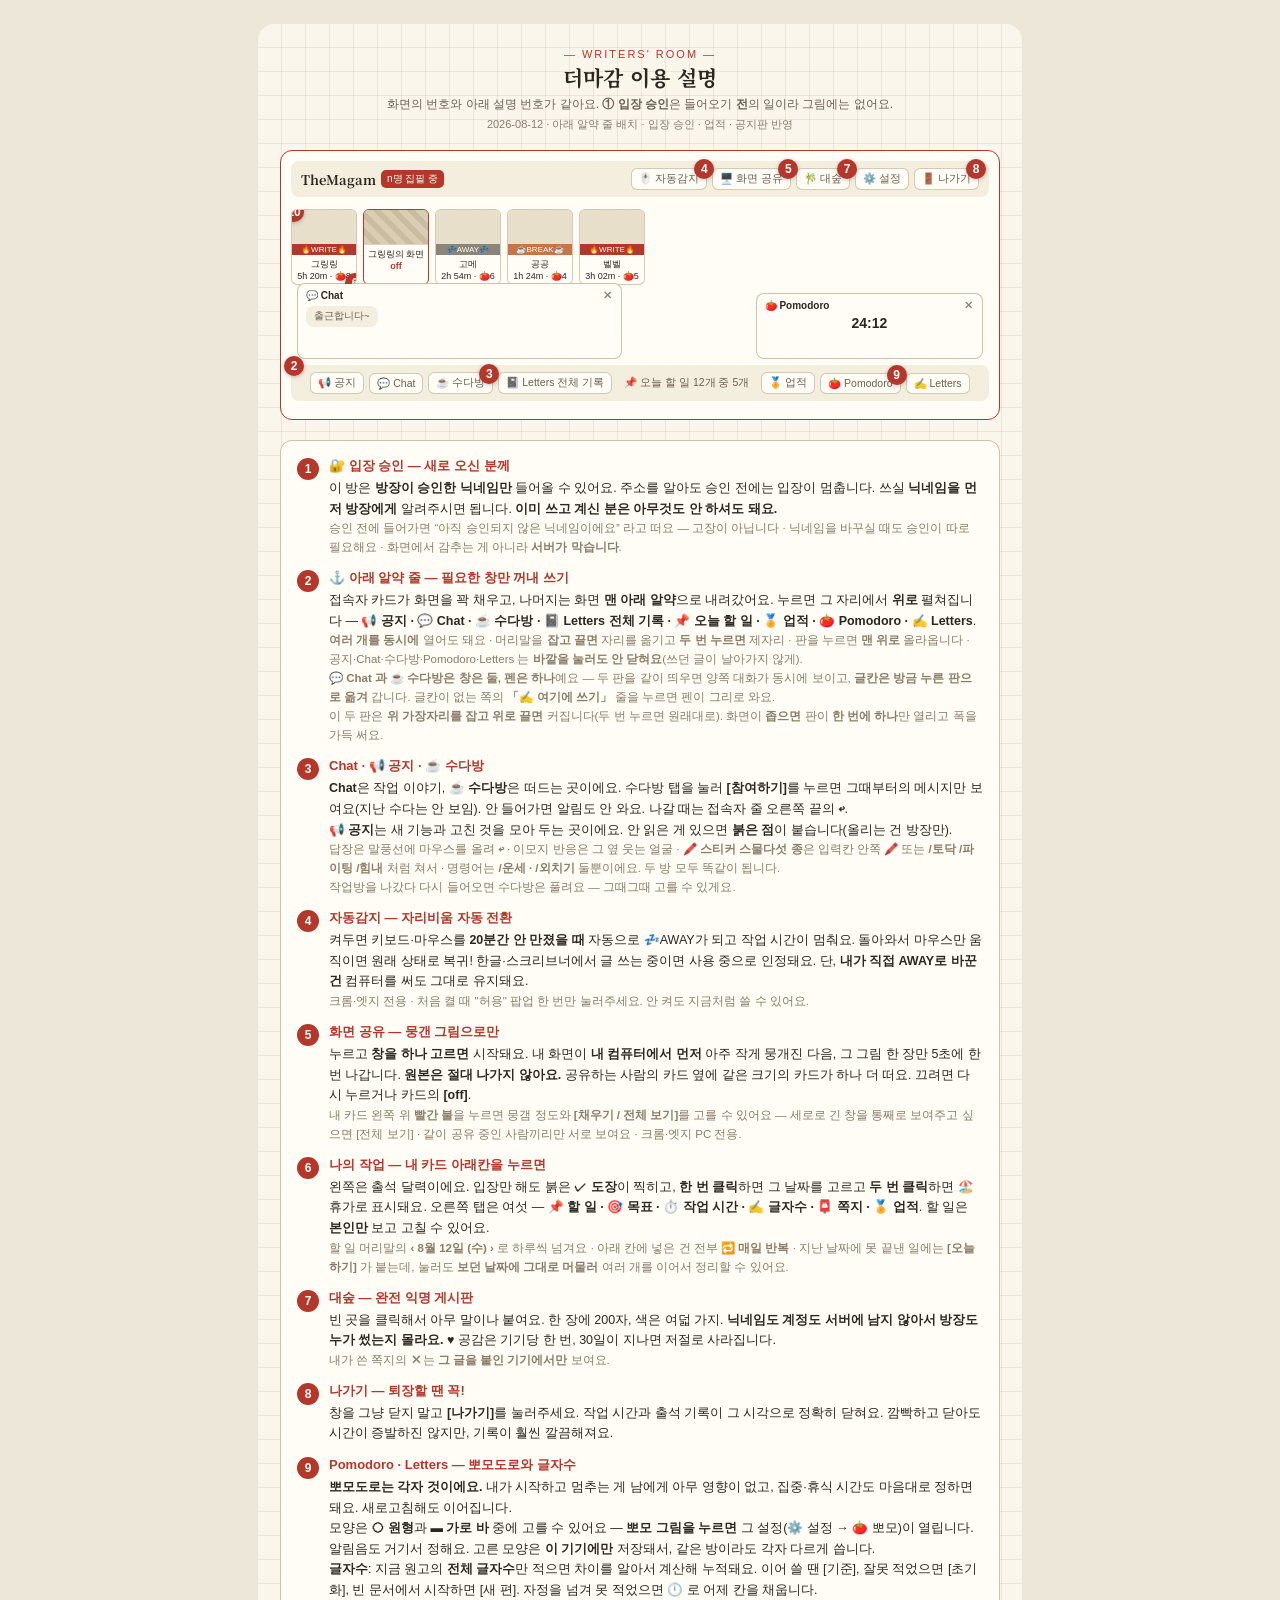
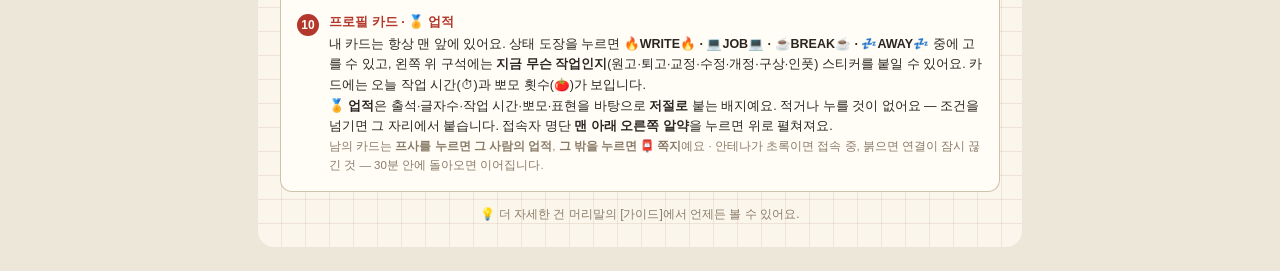
<file: manual.html>
<!DOCTYPE html>
<!-- TheMagam © 그링링 · 무단 복제·재배포 금지 -->
<html lang="ko">
<head>
<meta charset="UTF-8">
<meta name="viewport" content="width=device-width, initial-scale=1">
<title>TheMagam 이용 설명</title>
<link rel="preconnect" href="https://fonts.googleapis.com">
<link href="https://fonts.googleapis.com/css2?family=Noto+Serif+KR:wght@600;700&display=swap" rel="stylesheet">
<style>
  body{ margin:0; padding:24px; background:#EDE7DA; font-family:-apple-system,BlinkMacSystemFont,"Apple SD Gothic Neo","Malgun Gothic",sans-serif; display:flex; justify-content:center; }
  .paper{ background:#FAF6EC;
    background-image:repeating-linear-gradient(90deg,transparent 0 23px,rgba(163,88,70,.12) 23px 24px),repeating-linear-gradient(0deg,transparent 0 23px,rgba(163,88,70,.12) 23px 24px);
    border-radius:16px; padding:24px 22px; max-width:720px; width:100%; }
  .head{ text-align:center; margin-bottom:18px; }
  .eyebrow{ font-size:11px; color:#B3372B; letter-spacing:2px; font-weight:500; }
  .title{ font-family:'Noto Serif KR',serif; font-size:21px; font-weight:700; color:#2B2620; margin-top:2px; }
  .sub{ font-size:12px; color:#6B5F52; margin-top:4px; }

  /* ── 화면 미니어처 ── */
  .screen{ background:rgba(255,253,246,.96); border:1.5px solid #B3372B; border-radius:12px; padding:10px; margin-bottom:20px; }
  .topbar{ display:flex; align-items:center; flex-wrap:wrap; row-gap:9px; gap:5px; background:#F4EEDF; border-radius:8px; padding:7px 10px; margin-bottom:8px; font-size:11px; color:#6B5F52; }
  .brand{ font-family:'Noto Serif KR',serif; font-weight:700; color:#2B2620; font-size:13px; }
  .redpill{ background:#B3372B; color:#FFFDF6; border-radius:5px; padding:2px 6px; font-size:10px; }
  .tool{ background:#FFFDF6; border:1px solid rgba(150,120,80,.4); border-radius:6px; padding:3px 7px; font-size:10.5px; white-space:nowrap; position:relative; }
  .cols{ display:flex; gap:8px; }
  .panel{ background:#FFFDF6; border:1px solid rgba(150,120,80,.35); border-radius:8px; padding:8px; position:relative; min-height:150px; }
  .p-chat{ flex:0 0 27%; }
  .p-cards{ flex:1; display:flex; flex-wrap:wrap; gap:6px; align-content:flex-start; align-items:stretch; }
  .p-right{ flex:0 0 27%; display:flex; flex-direction:column; gap:8px; min-height:0; }
  .p-title{ font-size:11px; font-weight:500; color:#2B2620; margin-bottom:6px; }
  .bubble{ background:#F4EEDF; border-radius:8px; padding:4px 8px; font-size:10px; color:#6B5F52; margin-bottom:4px; width:fit-content; }
  .card{ width:64px; border:1px solid rgba(150,120,80,.4); border-radius:6px; overflow:hidden; font-size:9px; text-align:center; background:#FFFDF6; position:relative; }
  .card .ph{ height:34px; background:#E8DFCB; }
  .card .st{ background:#B3372B; color:#FFFDF6; font-size:8px; padding:1px 0; }
  .card .nm{ padding:3px 2px; color:#2B2620; }
  .mini{ background:#FFFDF6; border:1px solid rgba(150,120,80,.35); border-radius:8px; padding:8px; position:relative; flex:1; }
  .num{ position:absolute; width:20px; height:20px; border-radius:50%; background:#B3372B; color:#FFFDF6; font-size:12px; font-weight:700; display:flex; align-items:center; justify-content:center; box-shadow:0 1px 4px rgba(0,0,0,.25); z-index:2; }

  /* ── 설명 목록 ── */
  .desc{ background:rgba(255,253,246,.96); border:1px solid rgba(150,120,80,.45); border-radius:12px; padding:16px; }
  .item{ display:flex; gap:10px; margin-bottom:12px; }
  .item:last-child{ margin-bottom:0; }
  .dnum{ flex:0 0 22px; height:22px; border-radius:50%; background:#B3372B; color:#FFFDF6; font-size:12px; font-weight:700; display:flex; align-items:center; justify-content:center; margin-top:1px; }
  .item h4{ margin:0 0 3px; font-size:13px; font-weight:600; color:#B3372B; }
  .item p{ margin:0; font-size:12.5px; color:#2B2620; line-height:1.65; }
  .item .tip{ color:#8A7B68; font-size:11.5px; }
  b{ font-weight:600; }
  .foot{ text-align:center; font-size:12px; color:#8A7B68; margin-top:14px; }
</style>
</head>
<body>
<div class="paper">
  <div class="head">
    <div class="eyebrow">— WRITERS' ROOM —</div>
    <div class="title">더마감 이용 설명</div>
    <div class="sub">화면의 번호와 아래 설명 번호가 같아요.
      <b>① 입장 승인</b>은 들어오기 <b>전</b>의 일이라 그림에는 없어요.</div>
    <div class="sub" style="font-size:11px; opacity:.8;">2026-08-12 · 아래 알약 줄 배치 · 입장 승인 · 업적 · 공지판 반영</div>
  </div>

  <!-- 화면 미니어처 — 2026-08-12 새 배치(접속자 창 + 아래 알약 줄) -->
  <div class="screen">
    <div class="topbar">
      <span class="brand">TheMagam</span>
      <span class="redpill">n명 집필 중</span>
      <span style="flex:1"></span>
      <span class="tool">🖱️ 자동감지<span class="num" style="top:-10px; right:-8px;">4</span></span>
      <span class="tool">🖥️ 화면 공유<span class="num" style="top:-10px; right:-8px;">5</span></span>
      <span class="tool">🎋 대숲<span class="num" style="top:-10px; right:-8px;">7</span></span>
      <span class="tool">⚙️ 설정</span>
      <span class="tool">🚪 나가기<span class="num" style="top:-10px; right:-8px;">8</span></span>
    </div>

    <!-- 접속자 카드가 화면을 꽉 채웁니다 -->
    <div class="p-cards" style="position:relative; padding:4px 0 8px;">
      <div class="card"><span class="num" style="top:-8px; left:-8px;">10</span><div class="ph"></div><div class="st">🔥WRITE🔥</div><div class="nm" style="position:relative;">그링링<br>5h 20m · 🍅8<span class="num" style="bottom:-9px; right:-9px;">6</span></div></div>
      <div class="card" style="border-color:#B3372B;">
        <div class="ph" style="background:repeating-linear-gradient(45deg,#D9CDB4 0 6px,#C9BCA0 6px 12px);"></div>
        <div class="nm" style="border-top:1px solid rgba(150,120,80,.3);">그링링의 화면 <b style="color:#B3372B;">off</b></div>
      </div>
      <div class="card"><div class="ph"></div><div class="st" style="background:#8A8578;">💤AWAY💤</div><div class="nm">고메<br>2h 54m · 🍅6</div></div>
      <div class="card"><div class="ph"></div><div class="st" style="background:#C6754A;">☕BREAK☕</div><div class="nm">공공<br>1h 24m · 🍅4</div></div>
      <div class="card"><div class="ph"></div><div class="st">🔥WRITE🔥</div><div class="nm">벨벨<br>3h 02m · 🍅5</div></div>
    </div>

    <!-- 알약 판이 위로 펼쳐지는 모습 -->
    <div style="position:relative; height:66px;">
      <div style="position:absolute; left:6px; bottom:0; width:44%; height:62px;
                  background:rgba(255,253,246,.92); border:1px solid rgba(150,120,80,.45);
                  border-radius:8px; padding:6px 8px; font-size:10px; color:#6B5F52;">
        <b style="color:#2B2620;">💬 Chat</b>
        <span style="float:right; color:#8A7B68;">✕</span>
        <div class="bubble" style="margin-top:5px; font-size:9.5px;">출근합니다~</div>
      </div>
      <div style="position:absolute; right:6px; bottom:0; width:30%; height:52px;
                  background:rgba(255,253,246,.92); border:1px solid rgba(150,120,80,.45);
                  border-radius:8px; padding:6px 8px; font-size:10px; color:#6B5F52;">
        <b style="color:#2B2620;">🍅 Pomodoro</b>
        <span style="float:right; color:#8A7B68;">✕</span>
        <div style="text-align:center; font-size:14px; font-weight:700; color:#2B2620; margin-top:4px;">24:12</div>
      </div>
    </div>

    <!-- 알약 줄 -->
    <div class="topbar" style="justify-content:center; position:relative; margin-top:6px;">
      <span class="num" style="top:-9px; left:-7px;">2</span>
      <span class="tool">📢 공지</span>
      <span class="tool">💬 Chat</span>
      <span class="tool">☕ 수다방<span class="num" style="top:-9px; right:-7px;">3</span></span>
      <span class="tool">📓 Letters 전체 기록</span>
      <span class="tool" style="background:transparent; border:none;">📌 오늘 할 일 12개 중 5개</span>
      <span class="tool">🏅 업적</span>
      <span class="tool">🍅 Pomodoro<span class="num" style="top:-9px; right:-7px;">9</span></span>
      <span class="tool">✍️ Letters</span>
    </div>
  </div>

  <!-- 설명 목록 -->
  <div class="desc">
    <div class="item"><div class="dnum">1</div><div>
      <h4>🔐 입장 승인 — 새로 오신 분께</h4>
      <p>이 방은 <b>방장이 승인한 닉네임만</b> 들어올 수 있어요. 주소를 알아도 승인 전에는 입장이 멈춥니다.
      쓰실 <b>닉네임을 먼저 방장에게</b> 알려주시면 됩니다. <b>이미 쓰고 계신 분은 아무것도 안 하셔도 돼요.</b></p>
      <p class="tip">승인 전에 들어가면 “아직 승인되지 않은 닉네임이에요” 라고 떠요 — 고장이 아닙니다 ·
      닉네임을 바꾸실 때도 승인이 따로 필요해요 · 화면에서 감추는 게 아니라 <b>서버가 막습니다</b>.</p>
    </div></div>
    <div class="item"><div class="dnum">2</div><div>
      <h4>⚓ 아래 알약 줄 — 필요한 창만 꺼내 쓰기</h4>
      <p>접속자 카드가 화면을 꽉 채우고, 나머지는 화면 <b>맨 아래 알약</b>으로 내려갔어요.
      누르면 그 자리에서 <b>위로</b> 펼쳐집니다 —
      <b>📢 공지 · 💬 Chat · ☕ 수다방 · 📓 Letters 전체 기록 · 📌 오늘 할 일 · 🏅 업적 · 🍅 Pomodoro · ✍️ Letters</b>.</p>
      <p class="tip"><b>여러 개를 동시에</b> 열어도 돼요 · 머리말을 <b>잡고 끌면</b> 자리를 옮기고
      <b>두 번 누르면</b> 제자리 · 판을 누르면 <b>맨 위로</b> 올라옵니다 ·
      공지·Chat·수다방·Pomodoro·Letters 는 <b>바깥을 눌러도 안 닫혀요</b>(쓰던 글이 날아가지 않게).</p>
      <p class="tip"><b>💬 Chat 과 ☕ 수다방은 창은 둘, 펜은 하나</b>예요 — 두 판을 같이 띄우면
      양쪽 대화가 동시에 보이고, <b>글칸은 방금 누른 판으로 옮겨</b> 갑니다.
      글칸이 없는 쪽의 <b>「✍️ 여기에 쓰기」</b> 줄을 누르면 펜이 그리로 와요.<br>
      이 두 판은 <b>위 가장자리를 잡고 위로 끌면</b> 커집니다(두 번 누르면 원래대로).
      화면이 <b>좁으면</b> 판이 <b>한 번에 하나</b>만 열리고 폭을 가득 써요.</p>
    </div></div>
    <div class="item"><div class="dnum">3</div><div>
      <h4>Chat · 📢 공지 · ☕ 수다방</h4>
      <p><b>Chat</b>은 작업 이야기, <b>☕ 수다방</b>은 떠드는 곳이에요. 수다방 탭을 눌러 <b>[참여하기]</b>를 누르면
      그때부터의 메시지만 보여요(지난 수다는 안 보임). 안 들어가면 알림도 안 와요.
      나갈 때는 접속자 줄 오른쪽 끝의 <b>↩</b>.</p>
      <p><b>📢 공지</b>는 새 기능과 고친 것을 모아 두는 곳이에요. 안 읽은 게 있으면 <b>붉은 점</b>이 붙습니다(올리는 건 방장만).</p>
      <p class="tip">답장은 말풍선에 마우스를 올려 <b>↩</b> · 이모지 반응은 그 옆 웃는 얼굴 ·
      <b>🖍️ 스티커 스물다섯 종</b>은 입력칸 안쪽 🖍️ 또는 <b>/토닥 /파이팅 /힘내</b> 처럼 쳐서 ·
      명령어는 <b>/운세 · /외치기</b> 둘뿐이에요. 두 방 모두 똑같이 됩니다.</p>
      <p class="tip">작업방을 나갔다 다시 들어오면 수다방은 풀려요 — 그때그때 고를 수 있게요.</p>
    </div></div>
    <div class="item"><div class="dnum">4</div><div>
      <h4>자동감지 — 자리비움 자동 전환</h4>
      <p>켜두면 키보드·마우스를 <b>20분간 안 만졌을 때</b> 자동으로 💤AWAY가 되고 작업 시간이 멈춰요. 돌아와서 마우스만 움직이면 원래 상태로 복귀! 한글·스크리브너에서 글 쓰는 중이면 사용 중으로 인정돼요. 단, <b>내가 직접 AWAY로 바꾼 건</b> 컴퓨터를 써도 그대로 유지돼요.</p>
      <p class="tip">크롬·엣지 전용 · 처음 켤 때 "허용" 팝업 한 번만 눌러주세요. 안 켜도 지금처럼 쓸 수 있어요.</p>
    </div></div>
    <div class="item"><div class="dnum">5</div><div>
      <h4>화면 공유 — 뭉갠 그림으로만</h4>
      <p>누르고 <b>창을 하나 고르면</b> 시작돼요. 내 화면이 <b>내 컴퓨터에서 먼저</b> 아주 작게 뭉개진 다음, 그 그림 한 장만 5초에 한 번 나갑니다. <b>원본은 절대 나가지 않아요.</b> 공유하는 사람의 카드 옆에 같은 크기의 카드가 하나 더 떠요. 끄려면 다시 누르거나 카드의 <b>[off]</b>.</p>
      <p class="tip">내 카드 왼쪽 위 <b>빨간 불</b>을 누르면 뭉갬 정도와 <b>[채우기 / 전체 보기]</b>를 고를 수 있어요 —
      세로로 긴 창을 통째로 보여주고 싶으면 [전체 보기] · 같이 공유 중인 사람끼리만 서로 보여요 · 크롬·엣지 PC 전용.</p>
    </div></div>
    <div class="item"><div class="dnum">6</div><div>
      <h4>나의 작업 — <b>내 카드 아래칸</b>을 누르면</h4>
      <p>왼쪽은 출석 달력이에요. 입장만 해도 붉은 <b>✓ 도장</b>이 찍히고, <b>한 번 클릭</b>하면 그 날짜를 고르고 <b>두 번 클릭</b>하면 🏖️ 휴가로 표시돼요.
      오른쪽 탭은 여섯 — <b>📌 할 일 · 🎯 목표 · ⏱️ 작업 시간 · ✍️ 글자수 · 📮 쪽지 · 🏅 업적</b>.
      할 일은 <b>본인만</b> 보고 고칠 수 있어요.</p>
      <p class="tip">할 일 머리말의 <b>‹ 8월 12일 (수) ›</b> 로 하루씩 넘겨요 · 아래 칸에 넣은 건 전부 <b>🔁 매일 반복</b> ·
      지난 날짜에 못 끝낸 일에는 <b>[오늘 하기]</b> 가 붙는데, 눌러도 <b>보던 날짜에 그대로 머물러</b> 여러 개를 이어서 정리할 수 있어요.</p>
    </div></div>
    <div class="item"><div class="dnum">7</div><div>
      <h4>대숲 — 완전 익명 게시판</h4>
      <p>빈 곳을 클릭해서 아무 말이나 붙여요. 한 장에 200자, 색은 여덟 가지. <b>닉네임도 계정도 서버에 남지 않아서 방장도 누가 썼는지 몰라요.</b> ♥ 공감은 기기당 한 번, 30일이 지나면 저절로 사라집니다.</p>
      <p class="tip">내가 쓴 쪽지의 ✕는 <b>그 글을 붙인 기기에서만</b> 보여요.</p>
    </div></div>
    <div class="item"><div class="dnum">8</div><div>
      <h4>나가기 — 퇴장할 땐 꼭!</h4>
      <p>창을 그냥 닫지 말고 <b>[나가기]</b>를 눌러주세요. 작업 시간과 출석 기록이 그 시각으로 정확히 닫혀요. 깜빡하고 닫아도 시간이 증발하진 않지만, 기록이 훨씬 깔끔해져요.</p>
    </div></div>
    <div class="item"><div class="dnum">9</div><div>
      <h4>Pomodoro · Letters — 뽀모도로와 글자수</h4>
      <p><b>뽀모도로는 각자 것이에요.</b> 내가 시작하고 멈추는 게 남에게 아무 영향이 없고, 집중·휴식 시간도 마음대로 정하면 돼요. 새로고침해도 이어집니다.</p>
      <p>모양은 <b>◯ 원형</b>과 <b>▬ 가로 바</b> 중에 고를 수 있어요 —
      <b>뽀모 그림을 누르면</b> 그 설정(⚙️ 설정 → 🍅 뽀모)이 열립니다. 알림음도 거기서 정해요.
      고른 모양은 <b>이 기기에만</b> 저장돼서, 같은 방이라도 각자 다르게 씁니다.</p>
      <p><b>글자수</b>: 지금 원고의 <b>전체 글자수</b>만 적으면 차이를 알아서 계산해 누적돼요. 이어 쓸 땐 [기준], 잘못 적었으면 [초기화], 빈 문서에서 시작하면 [새 편]. 자정을 넘겨 못 적었으면 <b>🕛</b> 로 어제 칸을 채웁니다.</p>
    </div></div>
    <div class="item"><div class="dnum">10</div><div>
      <h4>프로필 카드 · 🏅 업적</h4>
      <p>내 카드는 항상 맨 앞에 있어요. 상태 도장을 누르면 <b>🔥WRITE🔥 · 💻JOB💻 · ☕BREAK☕ · 💤AWAY💤</b> 중에 고를 수 있고,
      왼쪽 위 구석에는 <b>지금 무슨 작업인지</b>(원고·퇴고·교정·수정·개정·구상·인풋) 스티커를 붙일 수 있어요.
      카드에는 오늘 작업 시간(⏱)과 뽀모 횟수(🍅)가 보입니다.</p>
      <p><b>🏅 업적</b>은 출석·글자수·작업 시간·뽀모·표현을 바탕으로 <b>저절로</b> 붙는 배지예요.
      적거나 누를 것이 없어요 — 조건을 넘기면 그 자리에서 붙습니다.
      접속자 명단 <b>맨 아래 오른쪽 알약</b>을 누르면 위로 펼쳐져요.</p>
      <p class="tip">남의 카드는 <b>프사를 누르면 그 사람의 업적</b>, <b>그 밖을 누르면 📮 쪽지</b>예요 ·
      안테나가 초록이면 접속 중, 붉으면 연결이 잠시 끊긴 것 — 30분 안에 돌아오면 이어집니다.</p>
    </div></div>
  </div>

  <div class="foot">💡 더 자세한 건 머리말의 [가이드]에서 언제든 볼 수 있어요.</div>
</div>
</body>
</html>
</file>
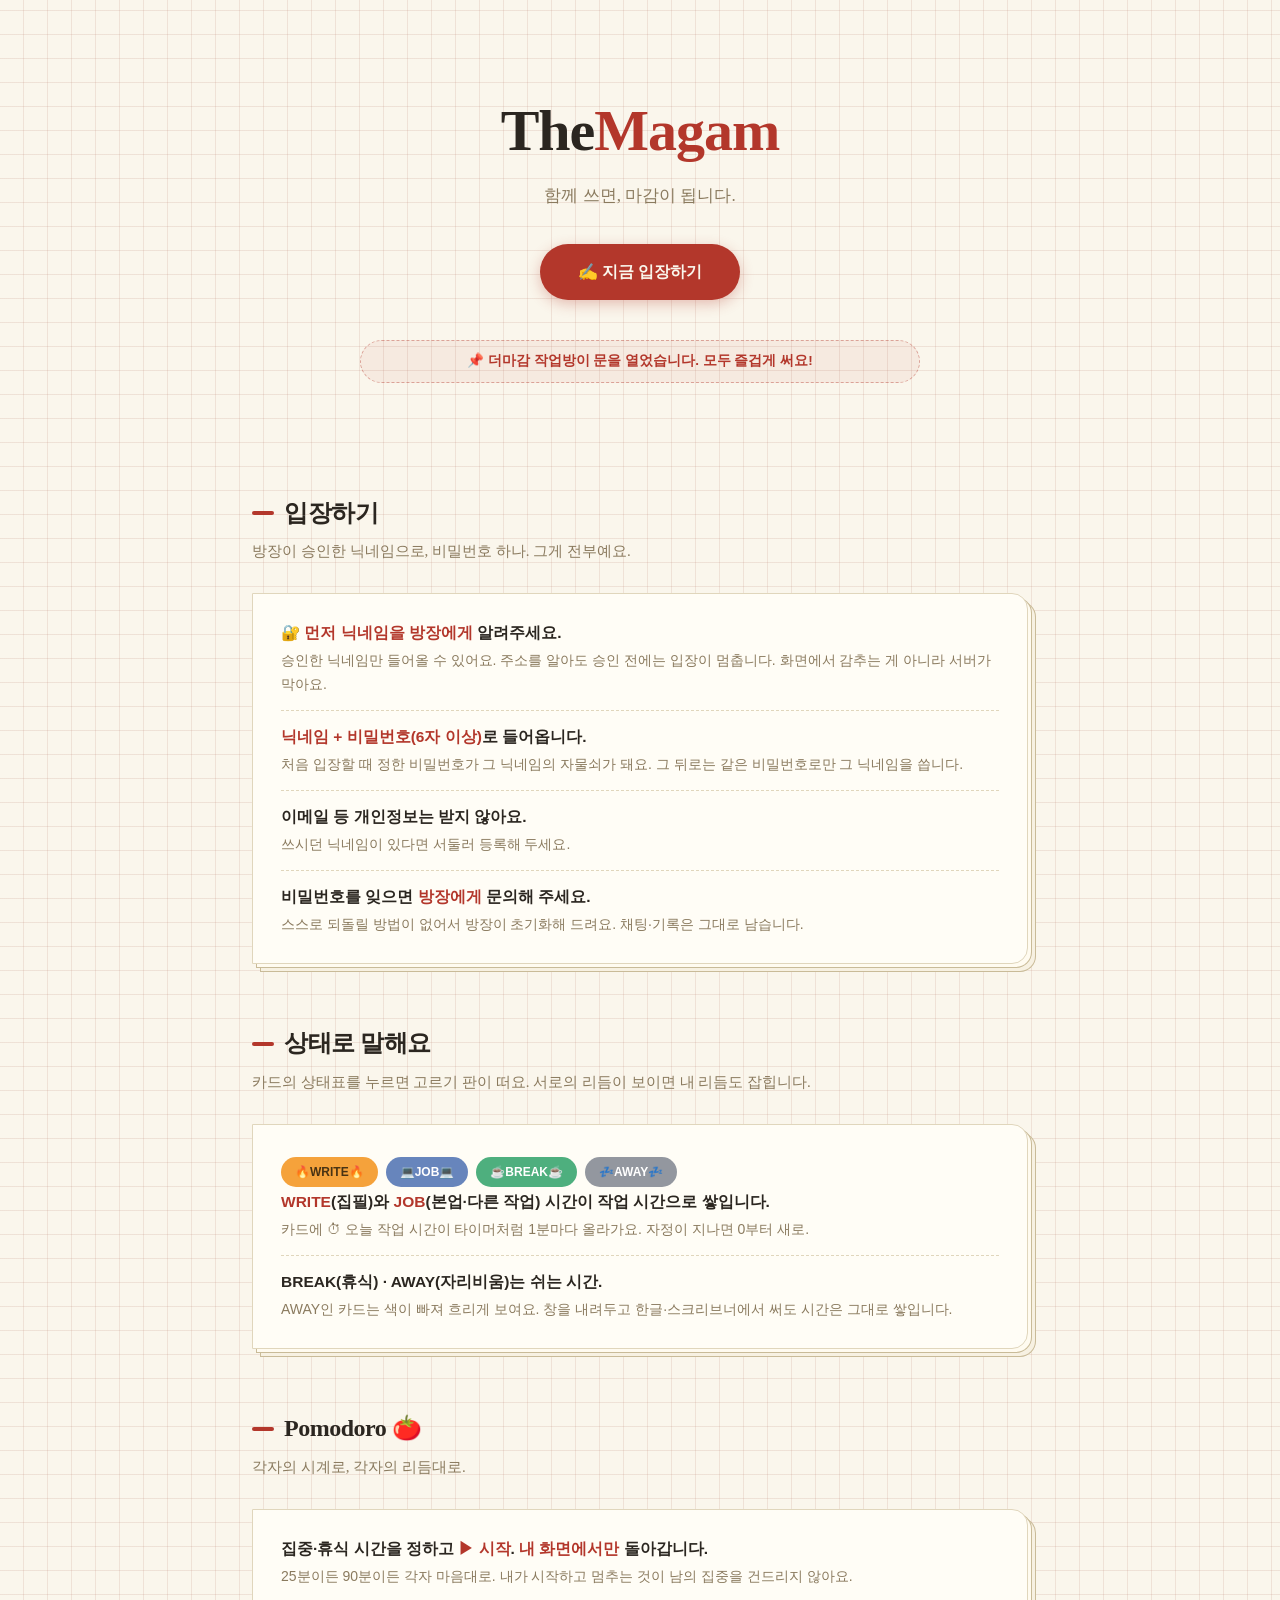
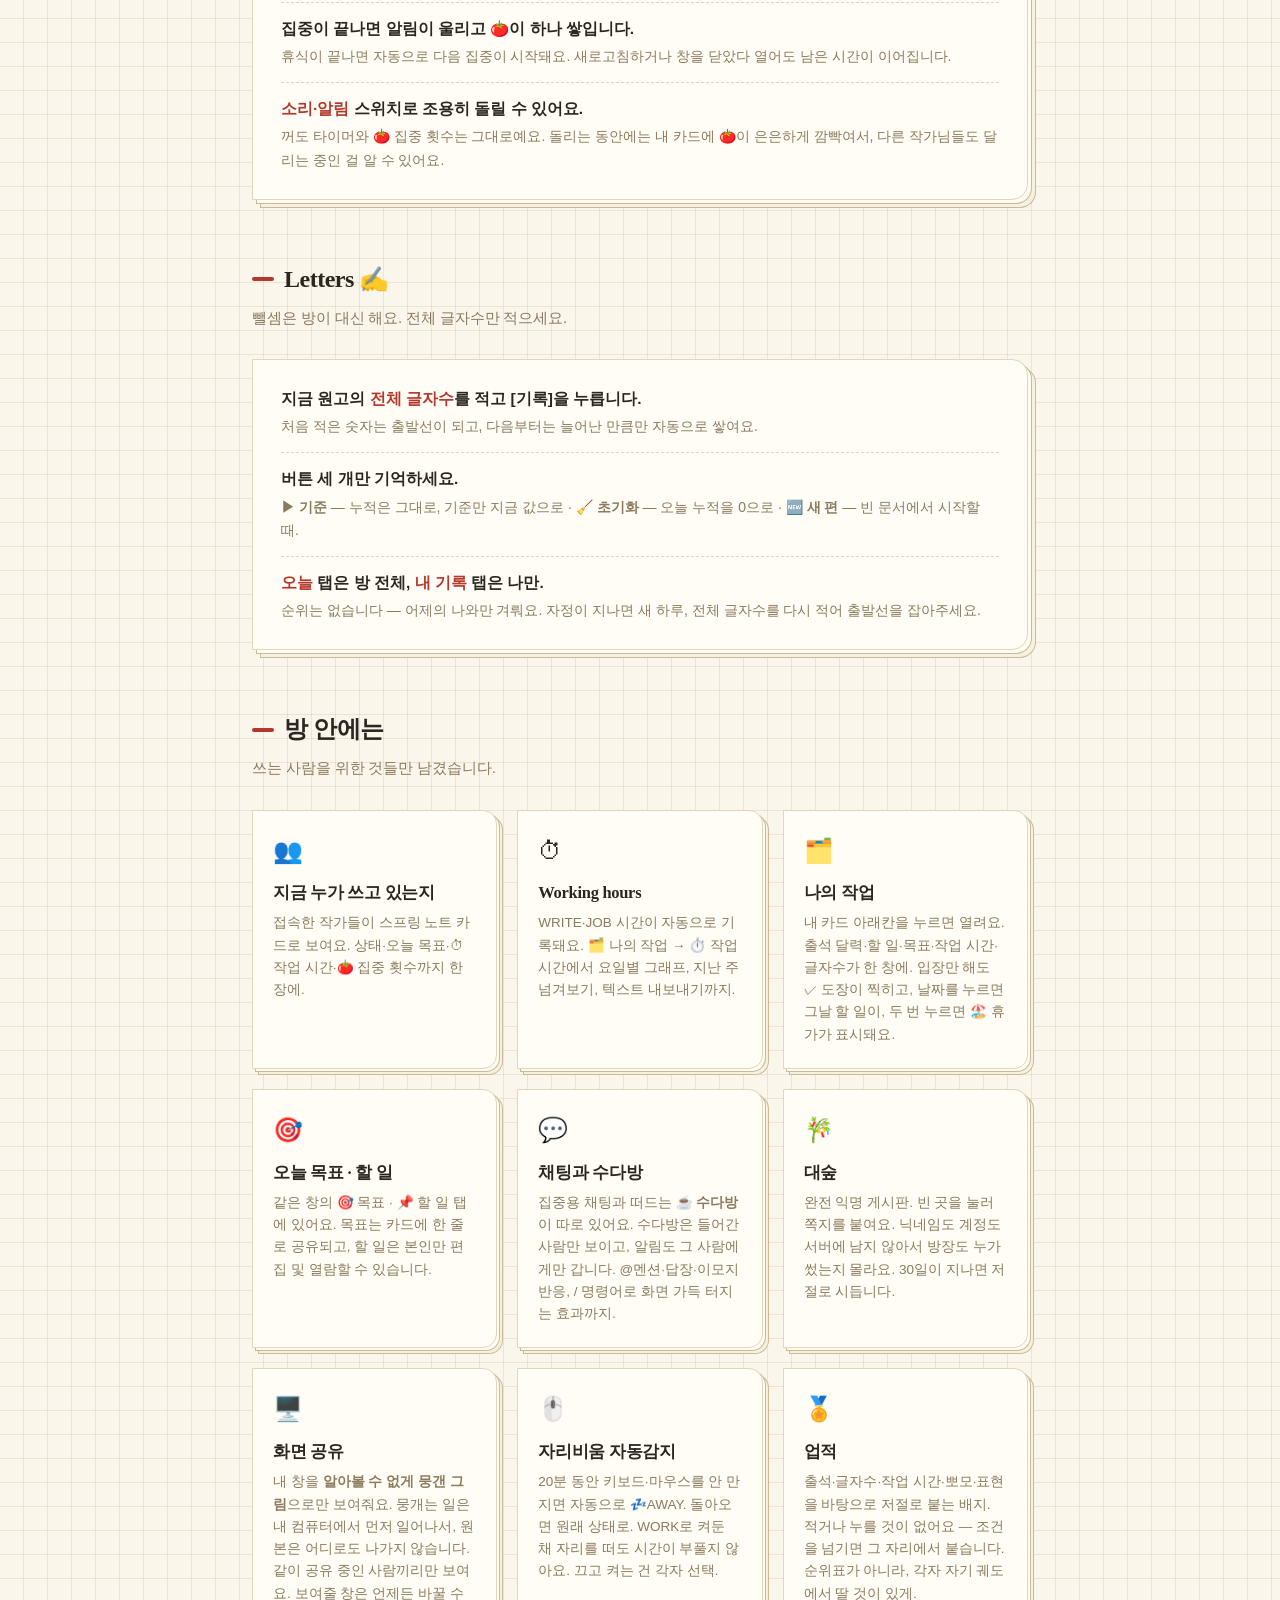
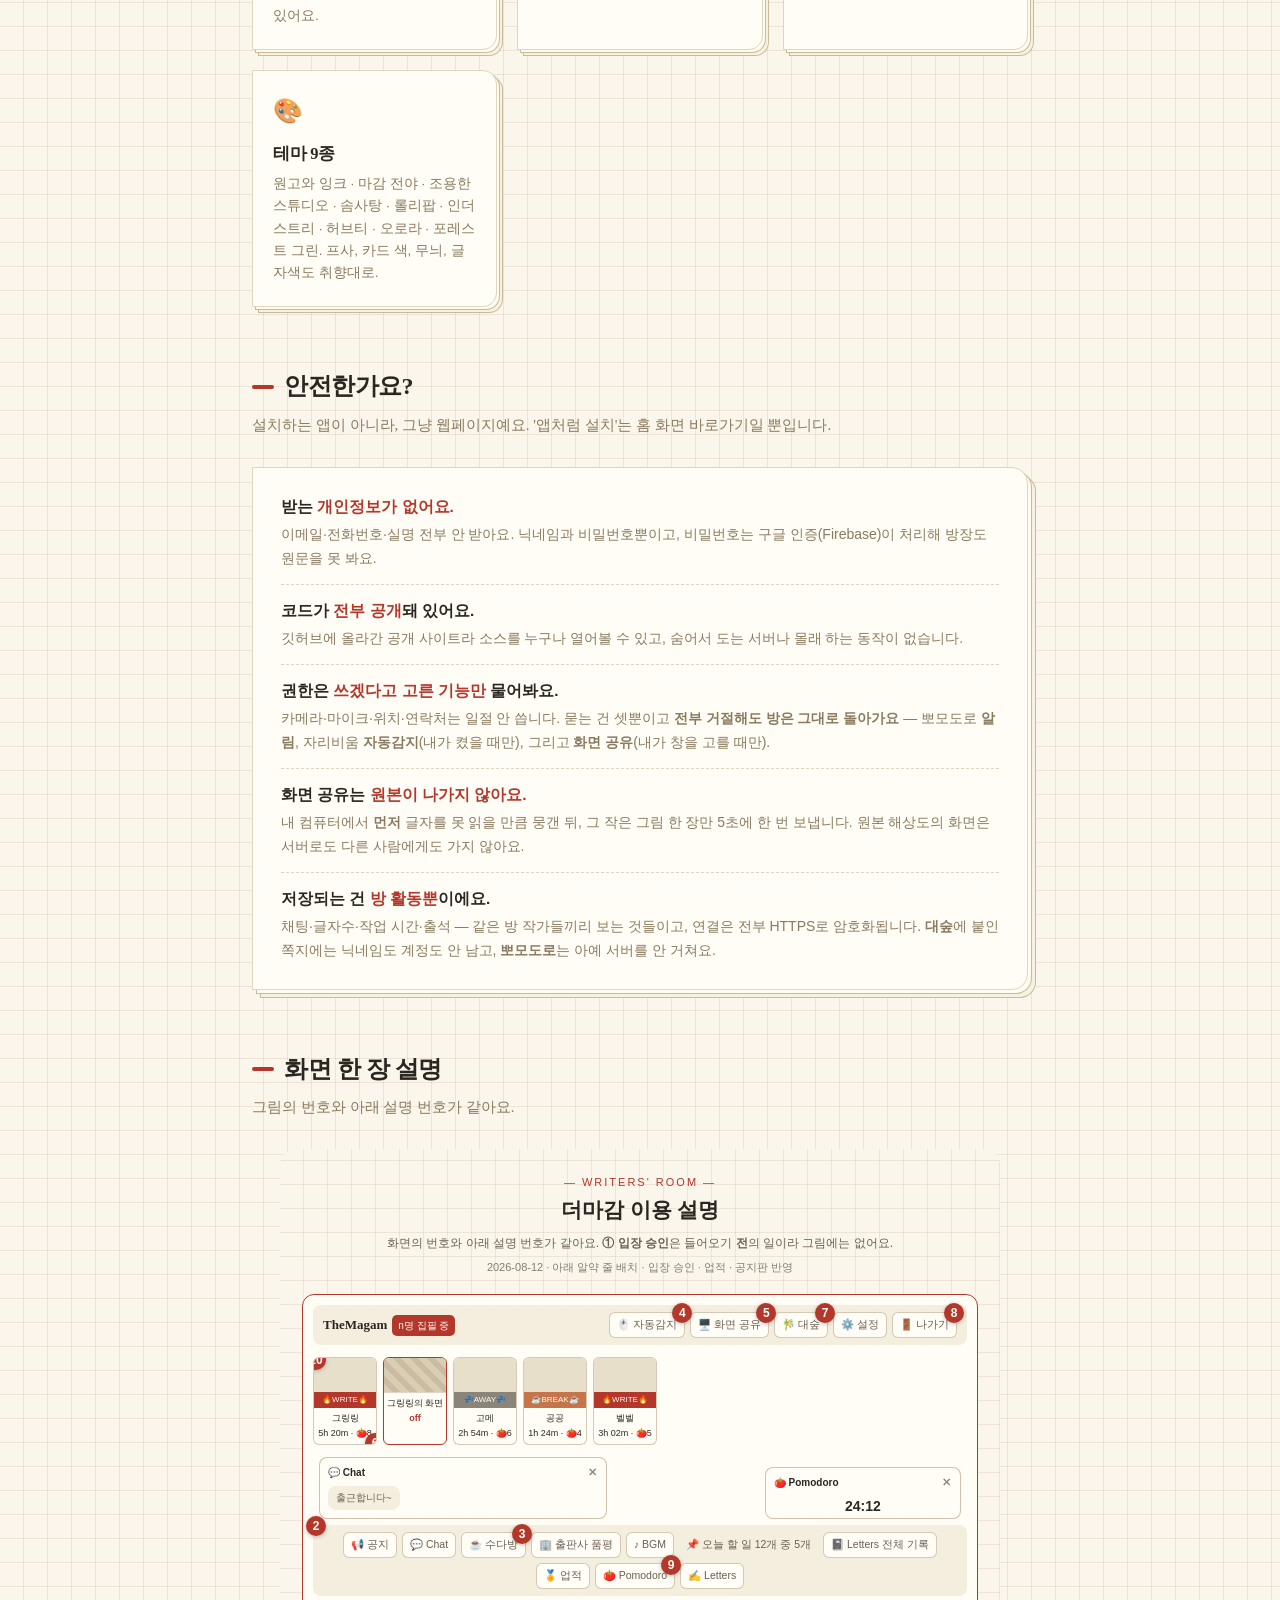
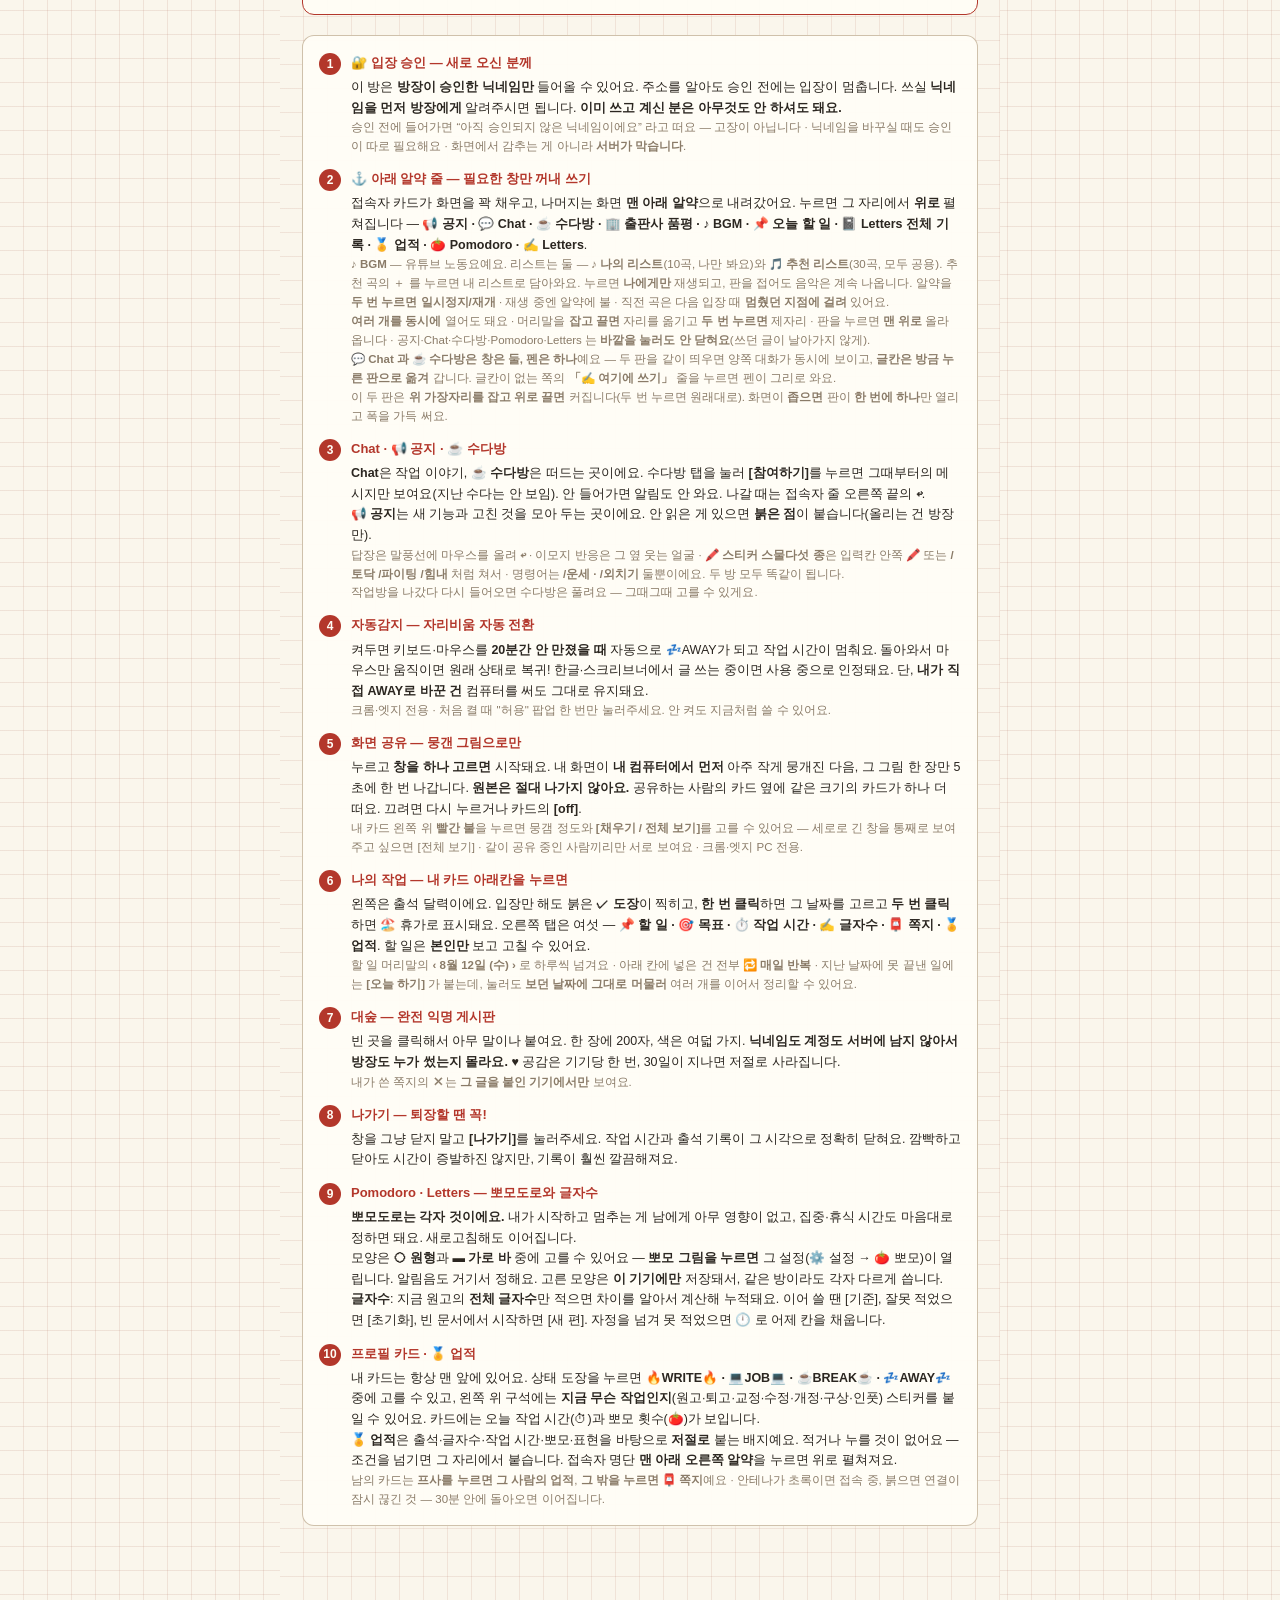
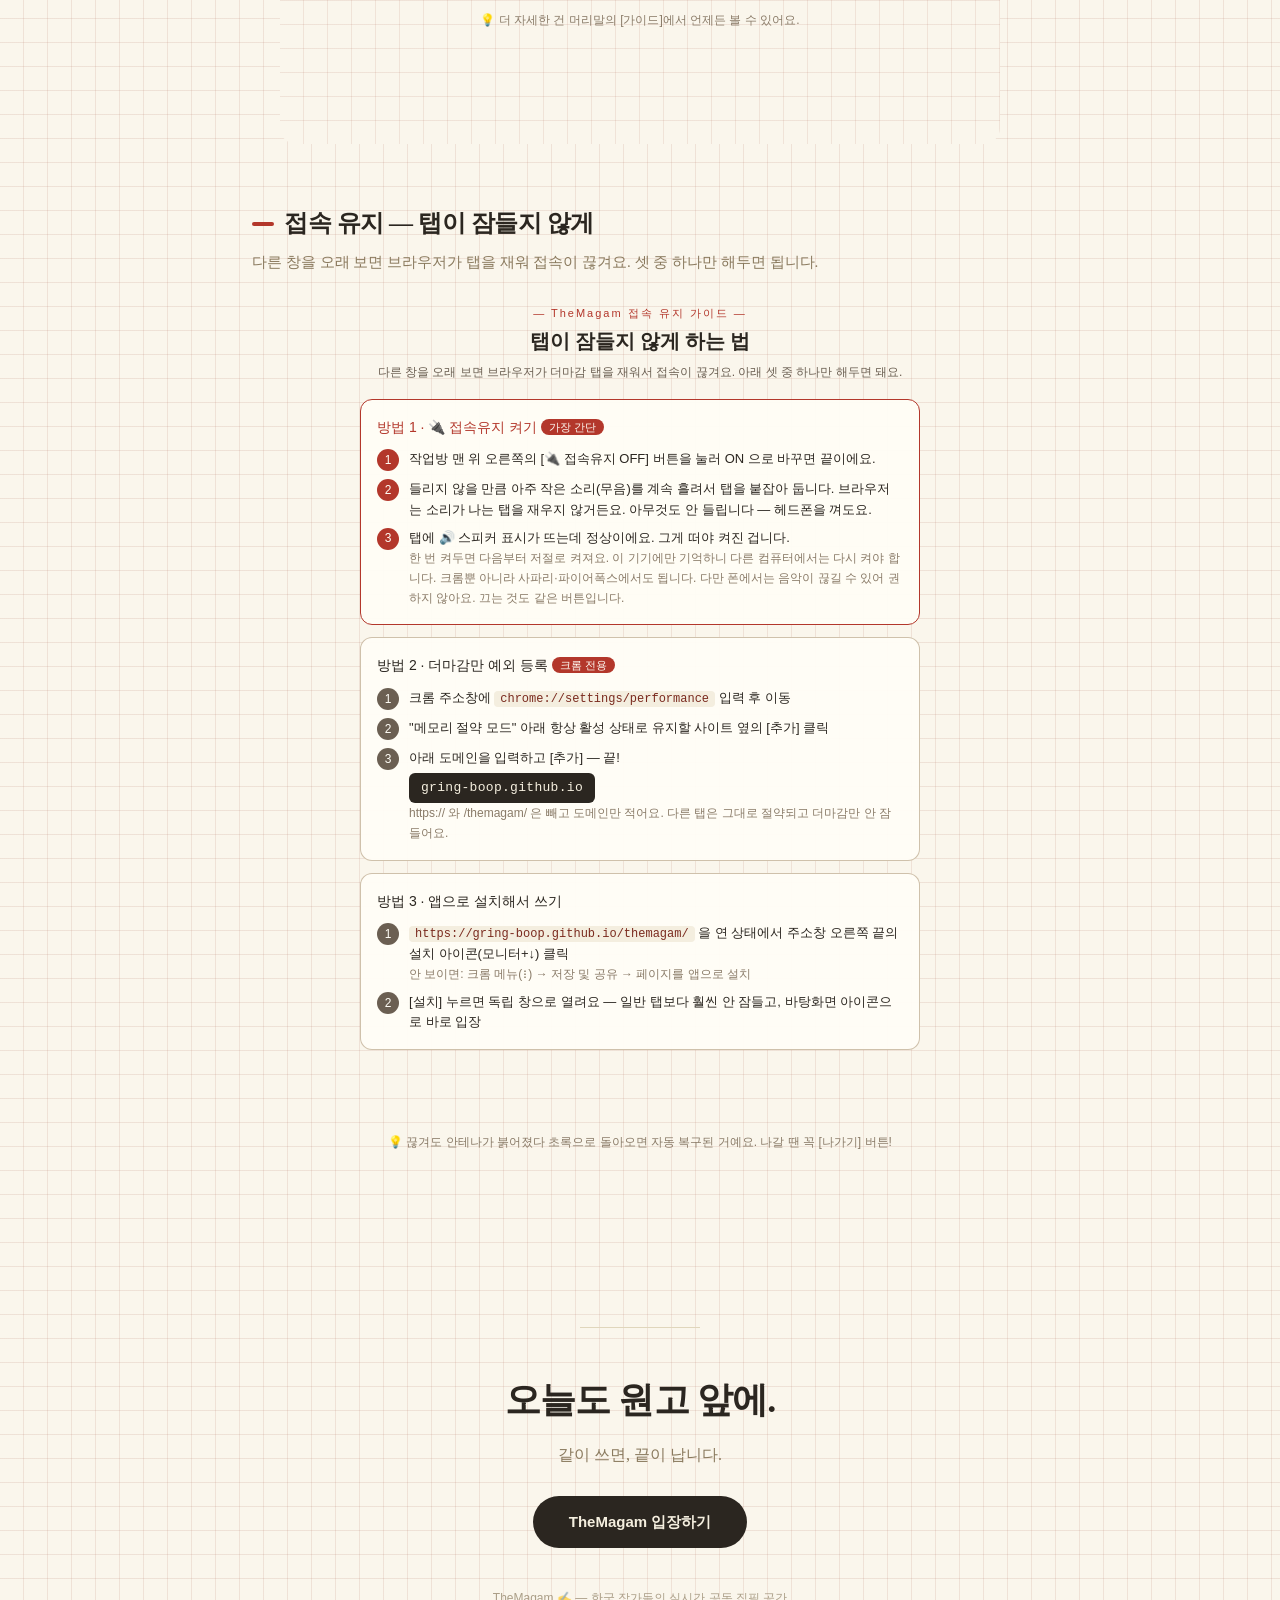
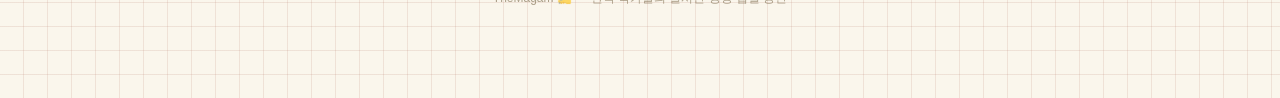
<file: 접속유지_가이드.html>
<!DOCTYPE html>
<!-- TheMagam © 그링링 · 무단 복제·재배포 금지 -->
<!-- [통합 2026-08-12] 이 문서는 guide.html 로 합쳐졌습니다.
     카톡 등에 뿌려 둔 옛 주소가 죽지 않도록 이 파일은 이정표로 남습니다. -->
<html lang="ko">
<head>
<meta charset="UTF-8">
<meta http-equiv="refresh" content="0; url=guide.html#alive">
<title>TheMagam 접속 유지 가이드 — 가이드로 이동</title>
</head>
<body style="font-family:sans-serif;text-align:center;padding:60px 20px;background:#FAF6EC;color:#2B2620;">
  <p>가이드가 한 곳으로 합쳐졌어요. 잠시만요…</p>
  <p><a href="guide.html#alive" style="color:#B3372B;">바로 가기</a></p>
</body>
</html>
</file>
